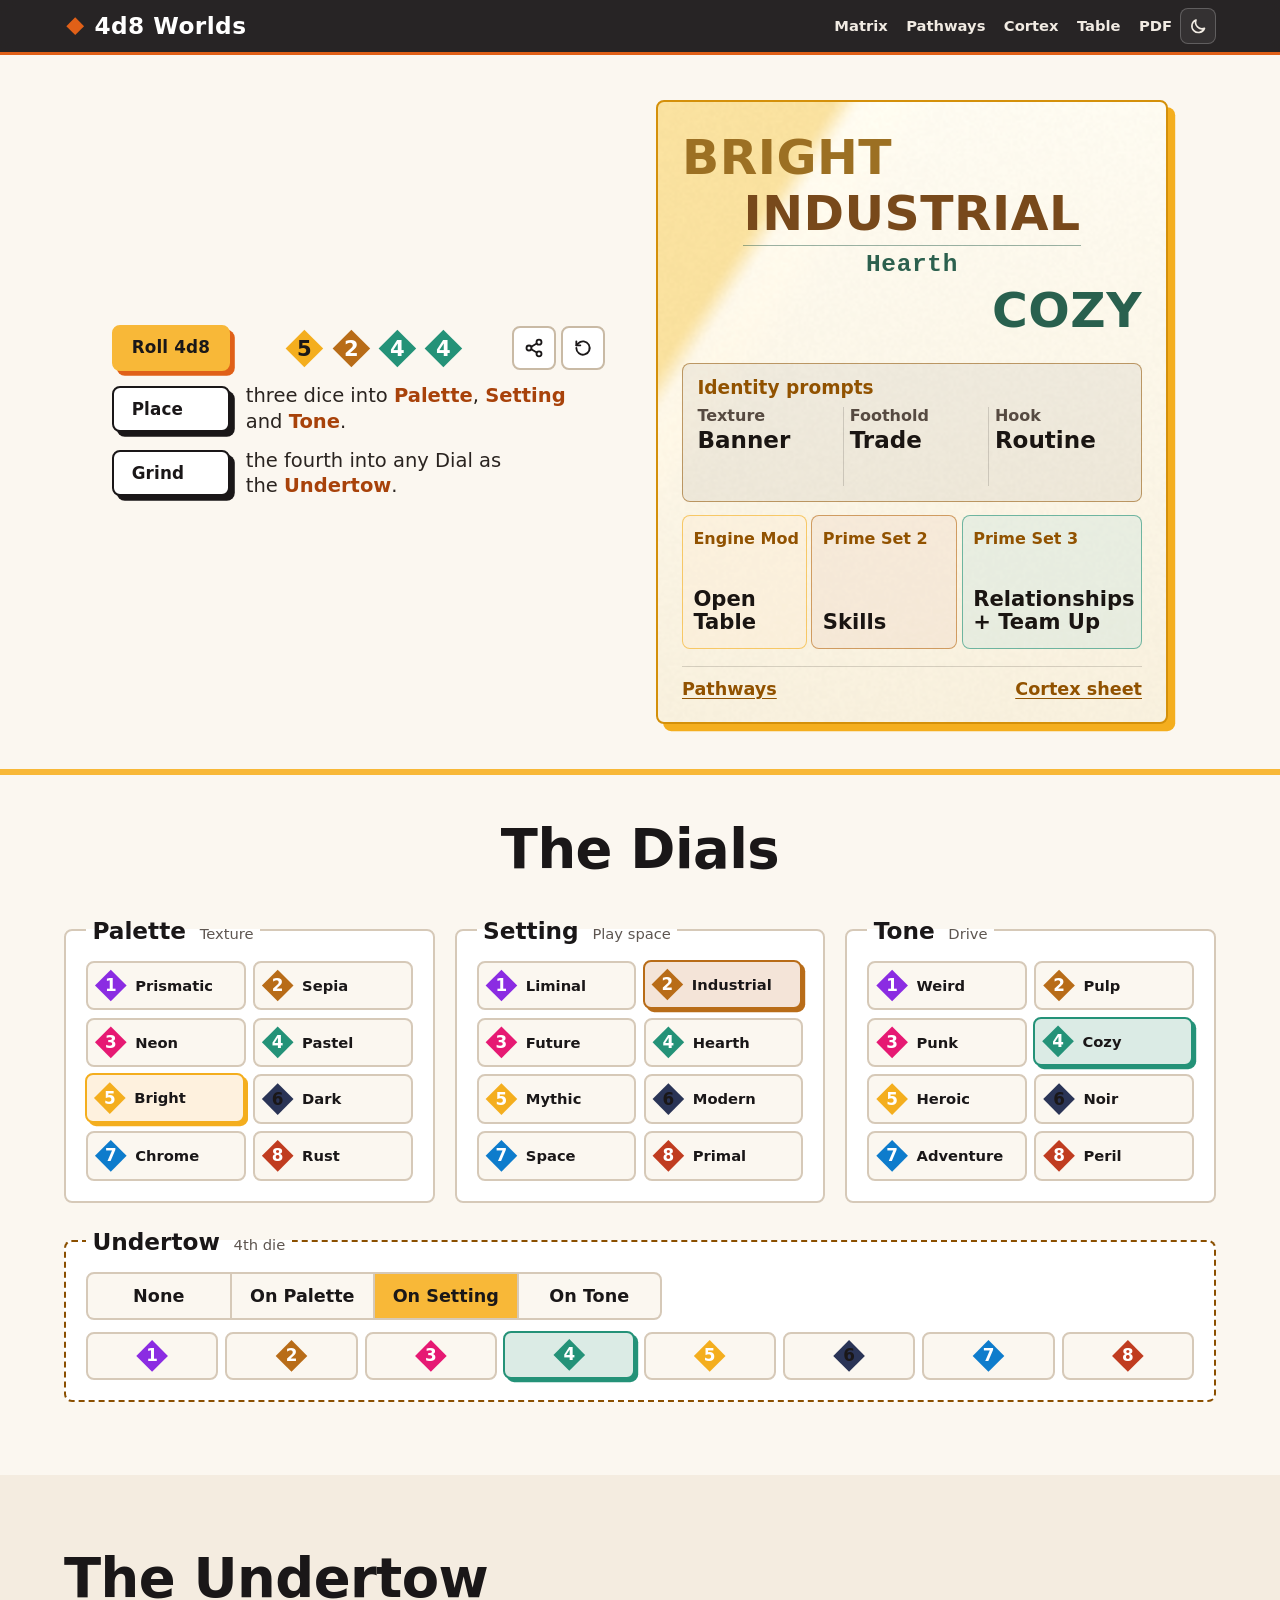
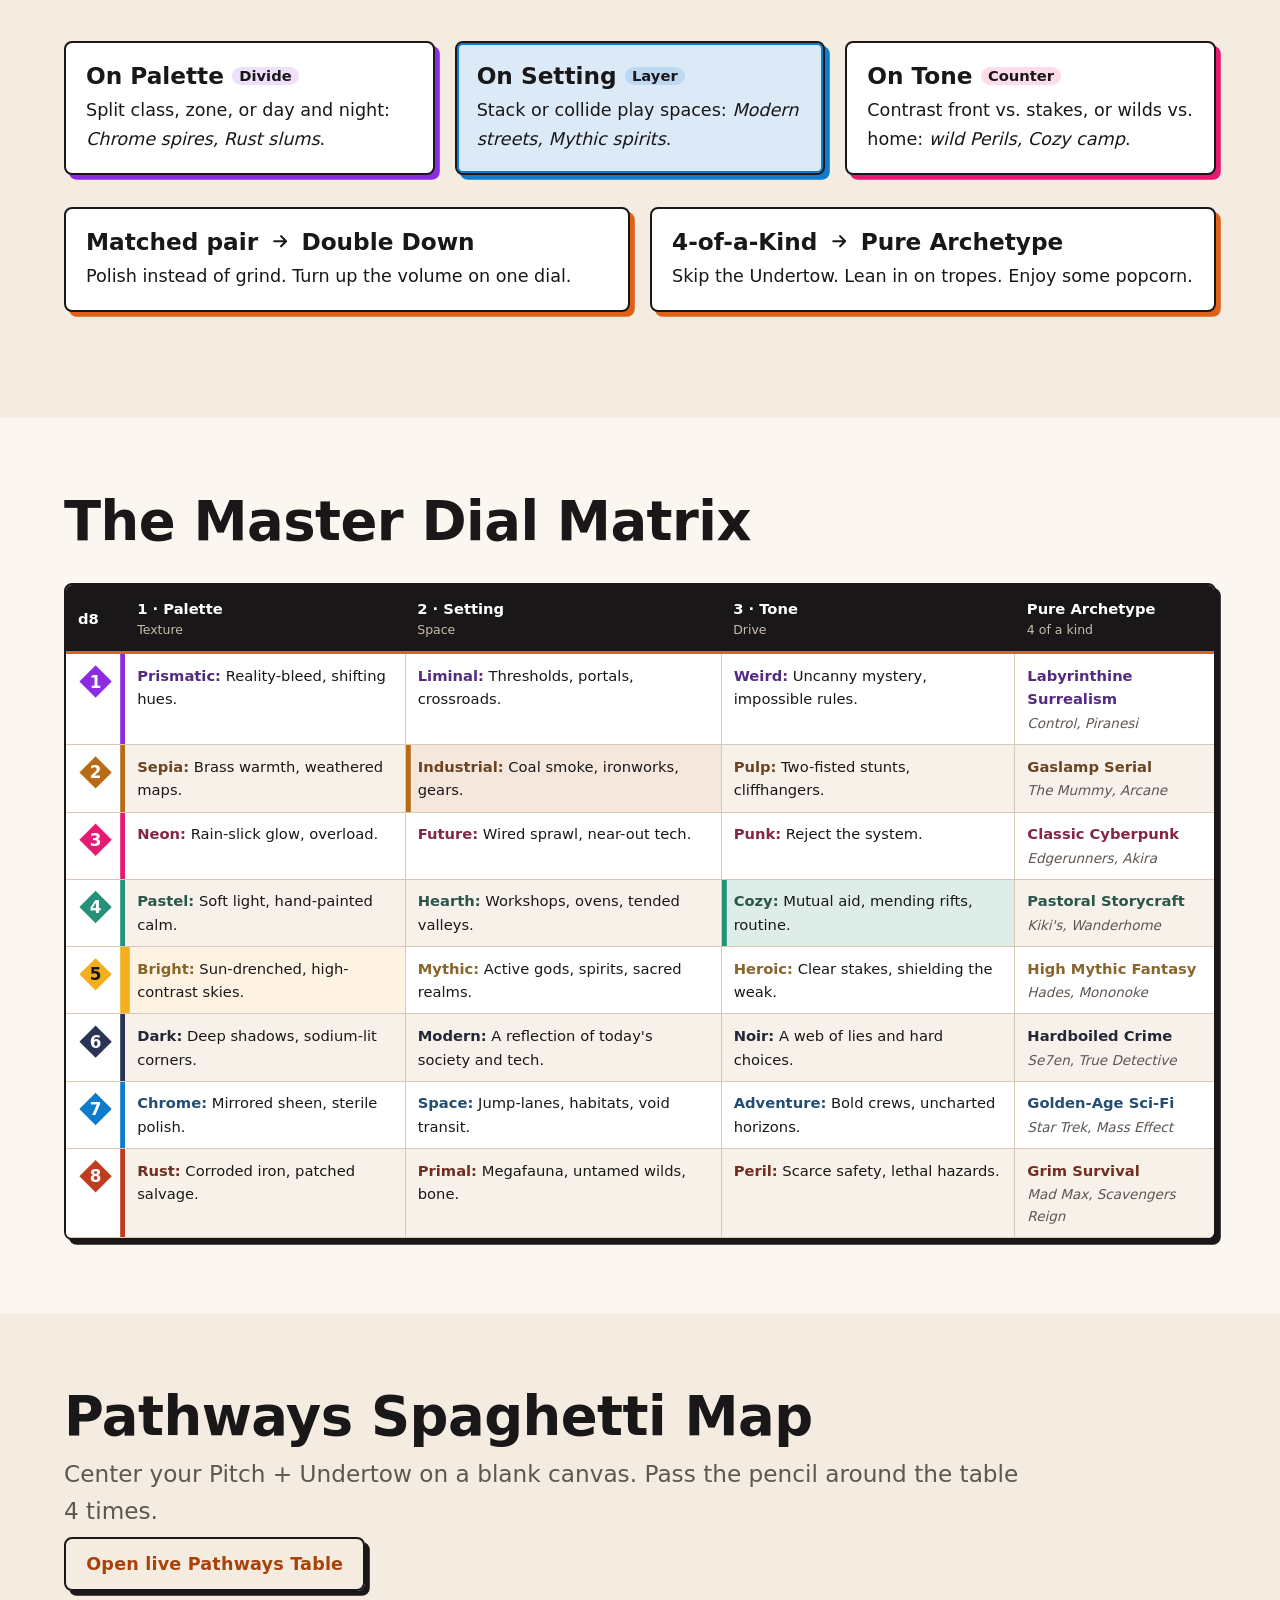
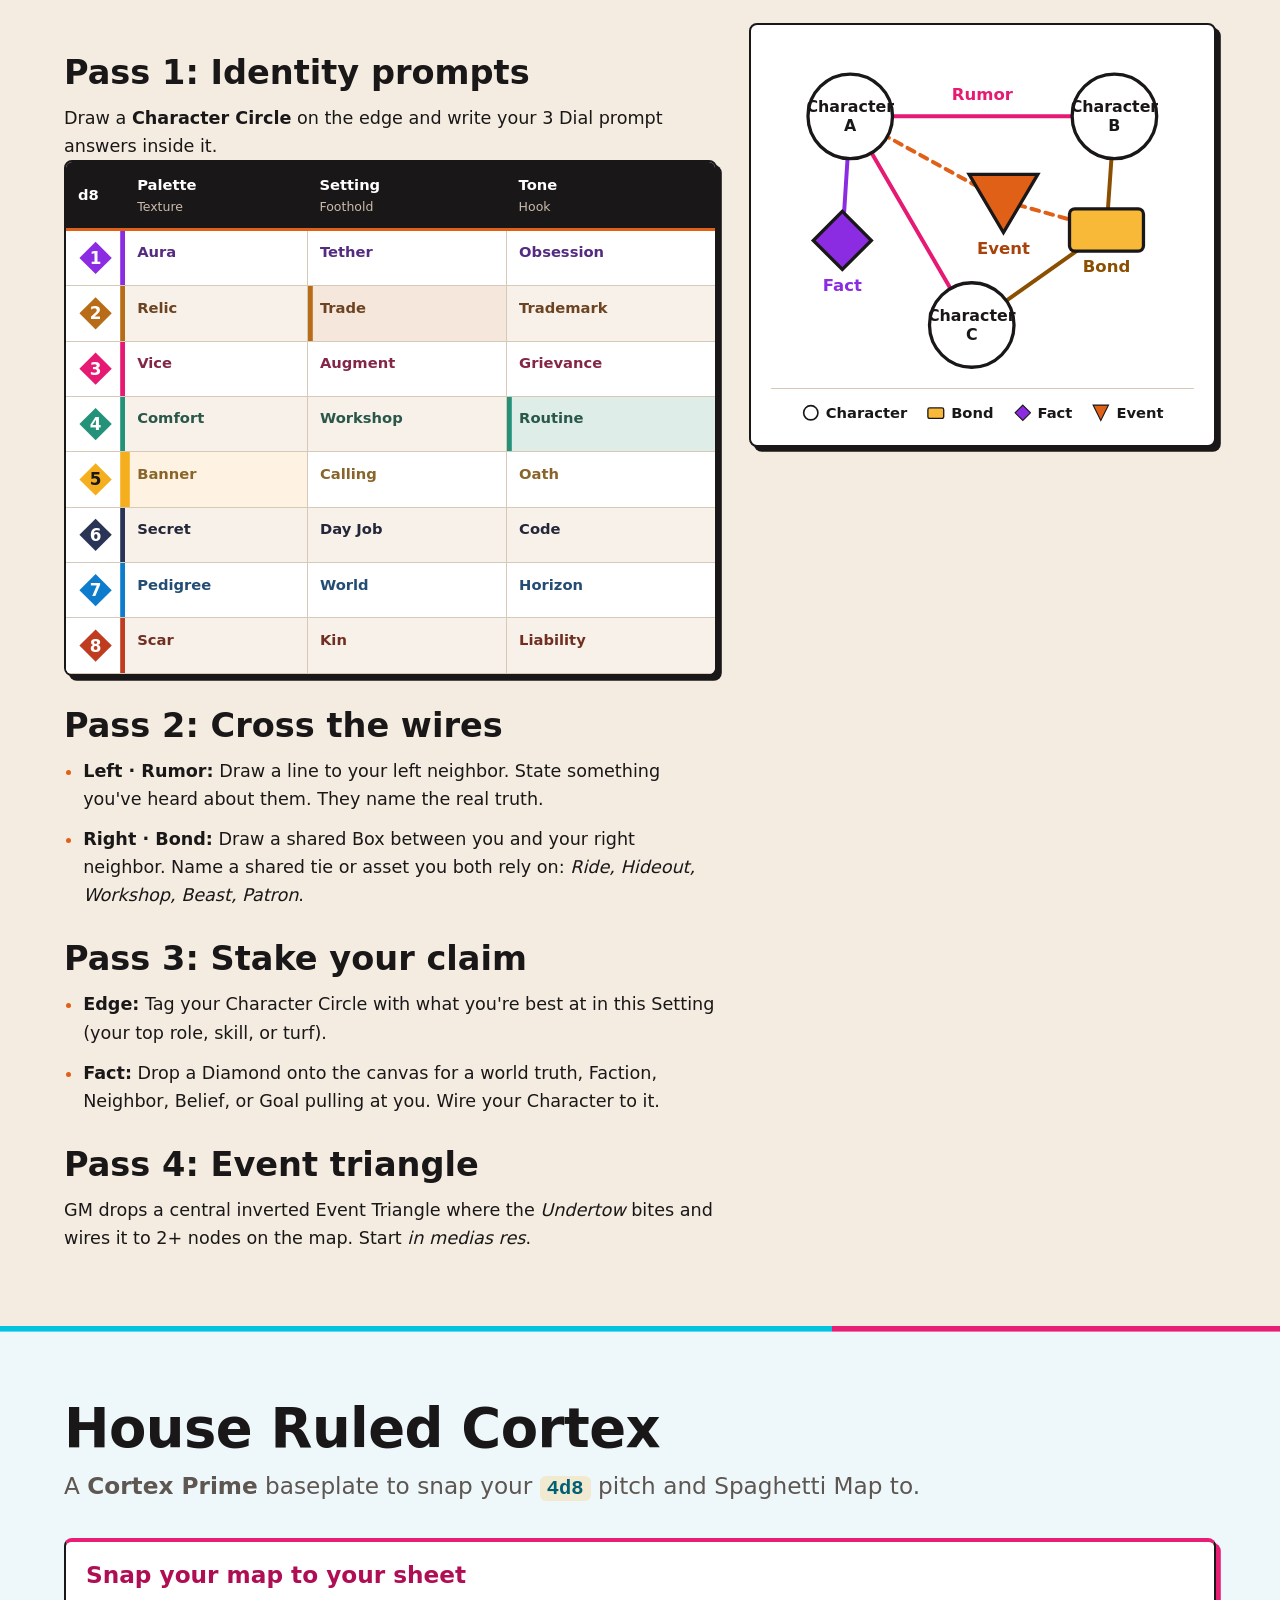
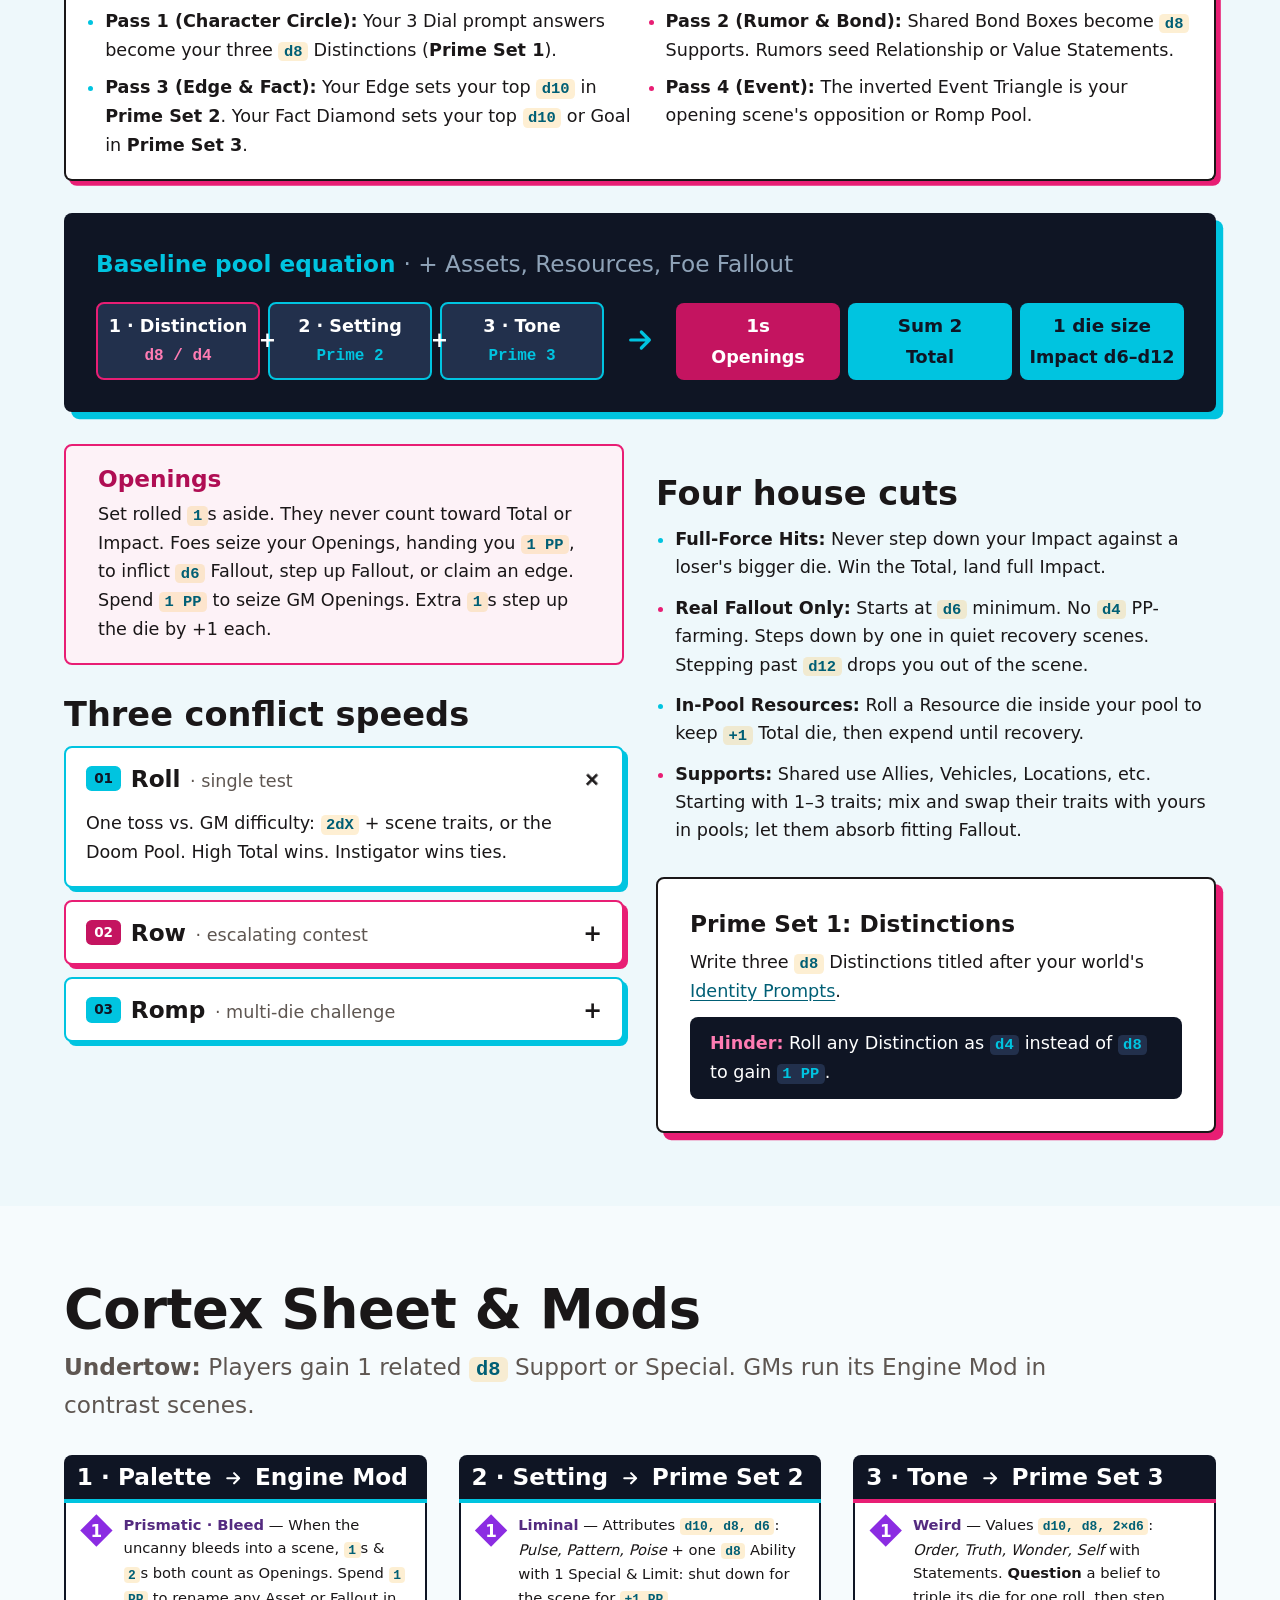
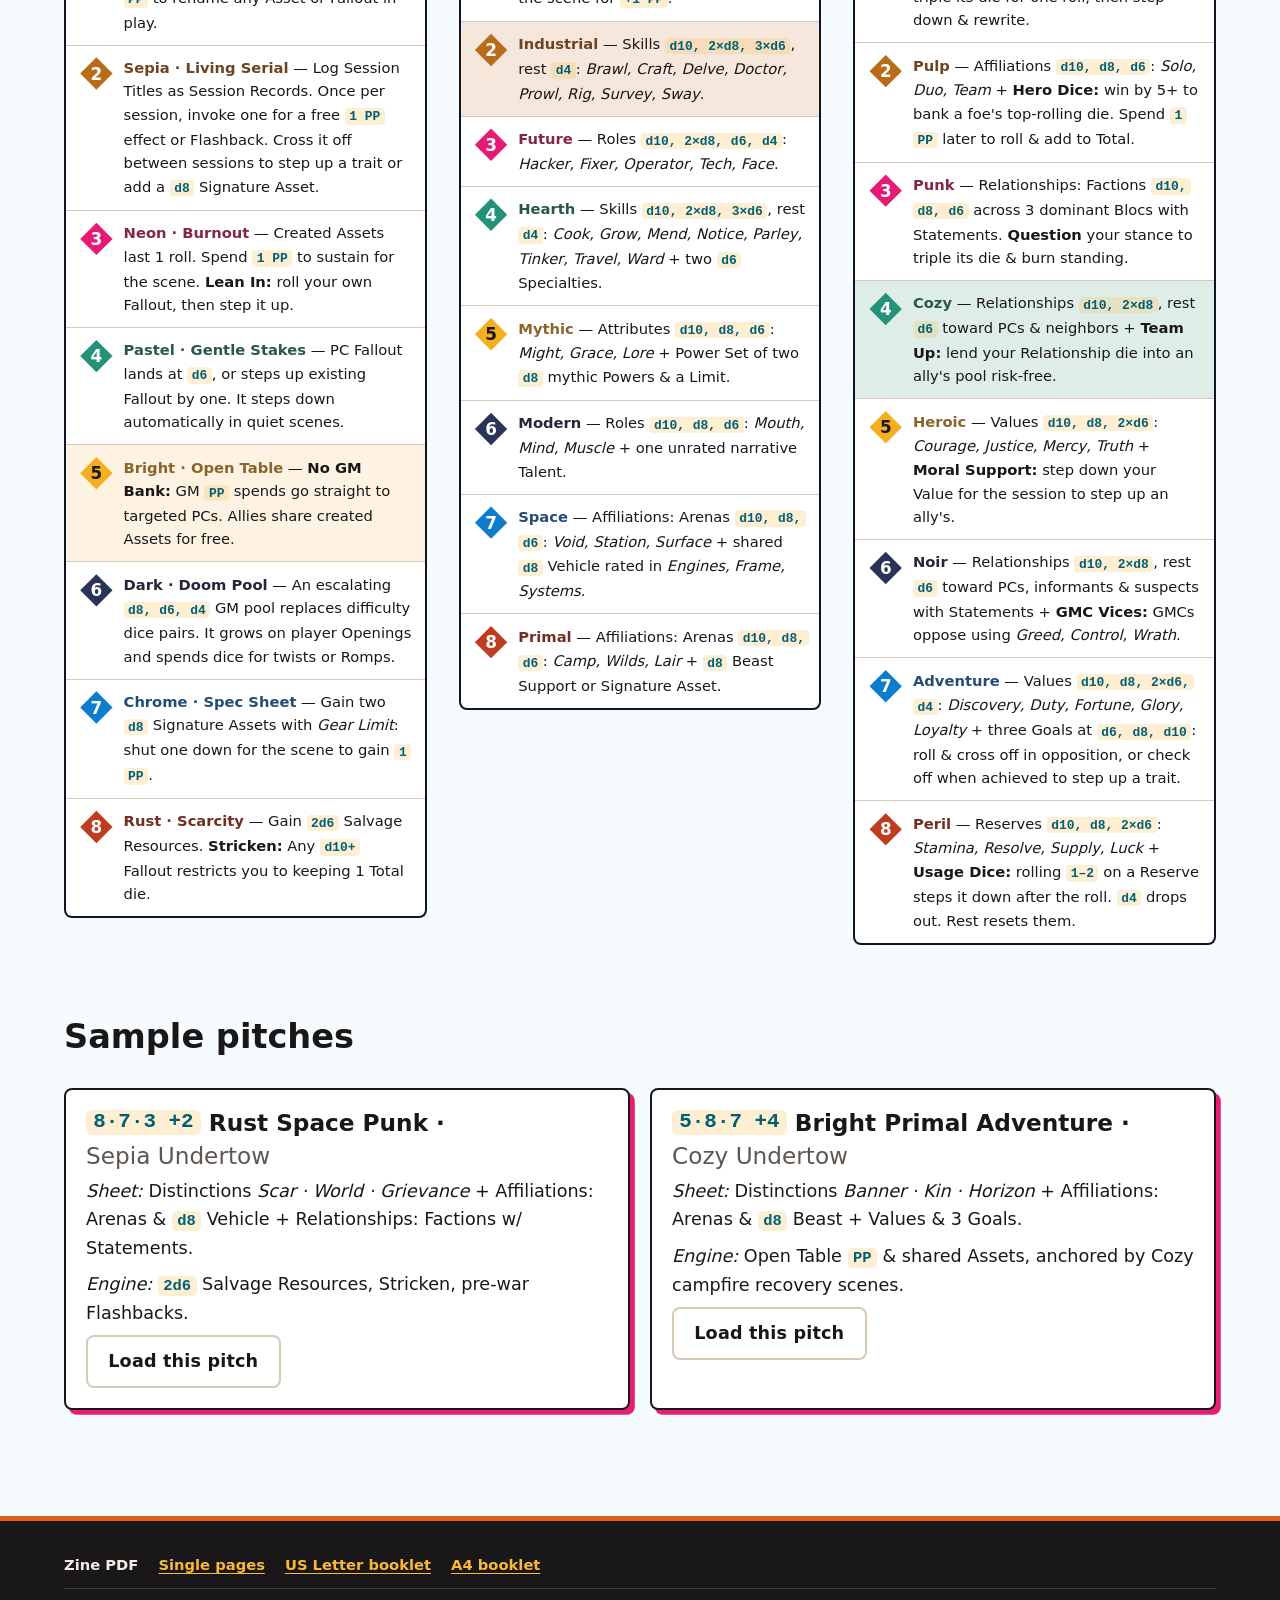
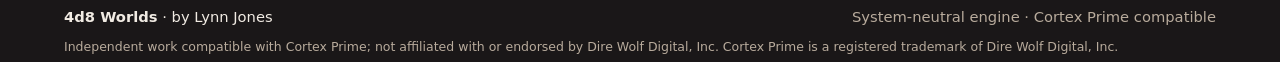
<file: site/index.html>
<!DOCTYPE html>
<html lang="en">
<head>
  <meta charset="utf-8">
  <meta name="viewport" content="width=device-width, initial-scale=1">
  <title>4d8 Worlds</title>
  <meta name="description" content="Find your Palette. Dial in your Setting. Strike a Tone.">
  <meta property="og:type" content="website">
  <meta property="og:site_name" content="4d8 Worlds">
  <meta property="og:title" content="4d8 Worlds">
  <meta property="og:description" content="Find your Palette. Dial in your Setting. Strike a Tone.">
  <meta property="og:url" content="https://palette.lynnjones.rocks/">
  <meta name="twitter:card" content="summary">
  <meta name="twitter:title" content="4d8 Worlds">
  <meta name="twitter:description" content="Find your Palette. Dial in your Setting. Strike a Tone.">
  <meta name="color-scheme" content="light dark">
  <meta name="theme-color" content="#1a1718">
  <link rel="icon" href="favicon.svg" type="image/svg+xml">
  <script>
    try {
      const t = localStorage.getItem('palette-theme');
      if (t === 'light' || t === 'dark') {
        document.documentElement.dataset.theme = t;
        document.documentElement.style.colorScheme = t;
      }
    } catch {}
  </script>
  <link rel="stylesheet" href="styles.css?v=7">
  <script src="app.js?v=4" type="module"></script>
</head>
<body>
  <svg class="sprite" aria-hidden="true" focusable="false">
    <symbol id="d8" viewBox="0 0 24 24">
      <polygon points="12,2.5 21.5,12 12,21.5 2.5,12" fill="currentColor"/>
    </symbol>
    <symbol id="icon-arrow-right" viewBox="0 0 24 24">
      <path d="M5 12h14m-6-6 6 6-6 6" fill="none" stroke="currentColor" stroke-width="2.4" stroke-linecap="round" stroke-linejoin="round"/>
    </symbol>
    <symbol id="icon-share" viewBox="0 0 24 24">
      <circle cx="18" cy="5" r="3" fill="none" stroke="currentColor" stroke-width="2.2"/>
      <circle cx="6" cy="12" r="3" fill="none" stroke="currentColor" stroke-width="2.2"/>
      <circle cx="18" cy="19" r="3" fill="none" stroke="currentColor" stroke-width="2.2"/>
      <line x1="8.7" y1="10.5" x2="15.3" y2="6.5" stroke="currentColor" stroke-width="2.2" stroke-linecap="round"/>
      <line x1="8.7" y1="13.5" x2="15.3" y2="17.5" stroke="currentColor" stroke-width="2.2" stroke-linecap="round"/>
    </symbol>
    <symbol id="icon-reset" viewBox="0 0 24 24">
      <path d="M4 12a8 8 0 1 0 2.3-5.6L4 8.8" fill="none" stroke="currentColor" stroke-width="2.2" stroke-linecap="round" stroke-linejoin="round"/>
      <polyline points="4 4 4 8.8 8.8 8.8" fill="none" stroke="currentColor" stroke-width="2.2" stroke-linecap="round" stroke-linejoin="round"/>
    </symbol>
    <symbol id="icon-sun" viewBox="0 0 24 24">
      <circle cx="12" cy="12" r="4.2" fill="none" stroke="currentColor" stroke-width="2.1"/>
      <path d="M12 2.5v2.2M12 19.3v2.2M4.9 4.9l1.6 1.6M17.5 17.5l1.6 1.6M2.5 12h2.2M19.3 12h2.2M4.9 19.1l1.6-1.6M17.5 6.5l1.6-1.6" fill="none" stroke="currentColor" stroke-width="2.1" stroke-linecap="round"/>
    </symbol>
    <symbol id="icon-moon" viewBox="0 0 24 24">
      <path d="M20.2 14.8A8.5 8.5 0 0 1 9.2 3.8a8.5 8.5 0 1 0 11 11Z" fill="none" stroke="currentColor" stroke-width="2.1" stroke-linecap="round" stroke-linejoin="round"/>
    </symbol>
  </svg>
  <a class="skip-link" href="#main">Skip to content</a>

  <header class="site-header">
    <div class="wrap site-header__inner">
      <a class="brand" href="#top" aria-label="4d8 Worlds, back to top">
        <svg class="brand__mark" viewBox="0 0 24 24" aria-hidden="true" focusable="false"><use href="#d8"/></svg>
        <span class="brand__text">4d8 Worlds</span>
      </a>
      <div class="site-header__actions">
        <nav aria-label="Sections">
          <ul class="site-nav">
            <li><a href="#matrix">Matrix</a></li>
            <li><a href="#session-zero">Pathways</a></li>
            <li><a href="#cortex">Cortex</a></li>
            <li><a href="table.html" data-table-link>Table</a></li>
            <li><a href="#pdf">PDF</a></li>
          </ul>
        </nav>
        <button type="button" class="theme-toggle" id="theme-toggle" data-requires-js hidden aria-label="Toggle color theme" title="Toggle color theme">
          <svg class="theme-toggle__sun" viewBox="0 0 24 24" aria-hidden="true" focusable="false"><use href="#icon-sun"/></svg>
          <svg class="theme-toggle__moon" viewBox="0 0 24 24" aria-hidden="true" focusable="false"><use href="#icon-moon"/></svg>
        </button>
      </div>
    </div>
  </header>

  <main id="main">
    <section class="hero" id="top" aria-labelledby="hero-title">
      <h1 id="hero-title" class="visually-hidden">4d8 Worlds</h1>
      <div class="wrap hero__inner">
        <article class="pitch-card" id="pitch-card" aria-labelledby="pitch-heading">
          <span class="share-toast" id="share-toast" role="status" aria-live="polite" hidden>Link copied</span>

          <h2 class="pitch-title" id="pitch-heading" tabindex="-1">
            <span class="pitch-line pitch-line--p" data-dial="p">
              <span class="pitch-word"><span class="ph" data-ph="p">Palette</span><span class="reveal" data-p="1">Prismatic</span><span class="reveal" data-p="2">Sepia</span><span class="reveal" data-p="3">Neon</span><span class="reveal" data-p="4">Pastel</span><span class="reveal" data-p="5">Bright</span><span class="reveal" data-p="6">Dark</span><span class="reveal" data-p="7">Chrome</span><span class="reveal" data-p="8">Rust</span><span class="live-type" data-live="p" aria-hidden="true"></span></span>
              <span class="pitch-sub" data-ud="p"><span class="visually-hidden">Undertow on Palette: </span><span class="reveal" data-u="1">Prismatic</span><span class="reveal" data-u="2">Sepia</span><span class="reveal" data-u="3">Neon</span><span class="reveal" data-u="4">Pastel</span><span class="reveal" data-u="5">Bright</span><span class="reveal" data-u="6">Dark</span><span class="reveal" data-u="7">Chrome</span><span class="reveal" data-u="8">Rust</span><span class="live-undertow" data-live-u="p" aria-hidden="true"></span></span>
            </span>
            <span class="pitch-line pitch-line--s" data-dial="s">
              <span class="pitch-word"><span class="ph" data-ph="s">Setting</span><span class="reveal" data-s="1">Liminal</span><span class="reveal" data-s="2">Industrial</span><span class="reveal" data-s="3">Future</span><span class="reveal" data-s="4">Hearth</span><span class="reveal" data-s="5">Mythic</span><span class="reveal" data-s="6">Modern</span><span class="reveal" data-s="7">Space</span><span class="reveal" data-s="8">Primal</span><span class="live-type" data-live="s" aria-hidden="true"></span></span>
              <span class="pitch-sub" data-ud="s"><span class="visually-hidden">Undertow on Setting: </span><span class="reveal" data-u="1">Liminal</span><span class="reveal" data-u="2">Industrial</span><span class="reveal" data-u="3">Future</span><span class="reveal" data-u="4">Hearth</span><span class="reveal" data-u="5">Mythic</span><span class="reveal" data-u="6">Modern</span><span class="reveal" data-u="7">Space</span><span class="reveal" data-u="8">Primal</span><span class="live-undertow" data-live-u="s" aria-hidden="true"></span></span>
            </span>
            <span class="pitch-line pitch-line--t" data-dial="t">
              <span class="pitch-word"><span class="ph" data-ph="t">Tone</span><span class="reveal" data-t="1">Weird</span><span class="reveal" data-t="2">Pulp</span><span class="reveal" data-t="3">Punk</span><span class="reveal" data-t="4">Cozy</span><span class="reveal" data-t="5">Heroic</span><span class="reveal" data-t="6">Noir</span><span class="reveal" data-t="7">Adventure</span><span class="reveal" data-t="8">Peril</span><span class="live-type" data-live="t" aria-hidden="true"></span></span>
              <span class="pitch-sub" data-ud="t"><span class="visually-hidden">Undertow on Tone: </span><span class="reveal" data-u="1">Weird</span><span class="reveal" data-u="2">Pulp</span><span class="reveal" data-u="3">Punk</span><span class="reveal" data-u="4">Cozy</span><span class="reveal" data-u="5">Heroic</span><span class="reveal" data-u="6">Noir</span><span class="reveal" data-u="7">Adventure</span><span class="reveal" data-u="8">Peril</span><span class="live-undertow" data-live-u="t" aria-hidden="true"></span></span>
            </span>
          </h2>

          <p class="visually-hidden" id="pitch-status" role="status" aria-live="polite"></p>

          <dl class="pitch-facts">
            <div><dt>Identity prompts</dt><dd>
              <span class="fact"><span class="muted">Texture</span> <span class="ph" data-ph="p">—</span><span class="reveal" data-p="1">Aura</span><span class="reveal" data-p="2">Relic</span><span class="reveal" data-p="3">Vice</span><span class="reveal" data-p="4">Comfort</span><span class="reveal" data-p="5">Banner</span><span class="reveal" data-p="6">Secret</span><span class="reveal" data-p="7">Pedigree</span><span class="reveal" data-p="8">Scar</span></span>
              <span class="fact"><span class="muted">Foothold</span> <span class="ph" data-ph="s">—</span><span class="reveal" data-s="1">Tether</span><span class="reveal" data-s="2">Trade</span><span class="reveal" data-s="3">Augment</span><span class="reveal" data-s="4">Workshop</span><span class="reveal" data-s="5">Calling</span><span class="reveal" data-s="6">Day Job</span><span class="reveal" data-s="7">World</span><span class="reveal" data-s="8">Kin</span></span>
              <span class="fact"><span class="muted">Hook</span> <span class="ph" data-ph="t">—</span><span class="reveal" data-t="1">Obsession</span><span class="reveal" data-t="2">Trademark</span><span class="reveal" data-t="3">Grievance</span><span class="reveal" data-t="4">Routine</span><span class="reveal" data-t="5">Oath</span><span class="reveal" data-t="6">Code</span><span class="reveal" data-t="7">Horizon</span><span class="reveal" data-t="8">Liability</span></span>
            </dd></div>
            <div><dt>Engine Mod</dt><dd><span class="ph" data-ph="p">—</span><span class="reveal" data-p="1">Bleed</span><span class="reveal" data-p="2">Living Serial</span><span class="reveal" data-p="3">Burnout</span><span class="reveal" data-p="4">Gentle Stakes</span><span class="reveal" data-p="5">Open Table</span><span class="reveal" data-p="6">Doom Pool</span><span class="reveal" data-p="7">Spec Sheet</span><span class="reveal" data-p="8">Scarcity</span></dd></div>
            <div><dt>Prime Set 2</dt><dd><span class="ph" data-ph="s">—</span><span class="reveal" data-s="1">Attributes + Ability</span><span class="reveal" data-s="2">Skills</span><span class="reveal" data-s="3">Roles</span><span class="reveal" data-s="4">Skills + Specialties</span><span class="reveal" data-s="5">Attributes + Powers</span><span class="reveal" data-s="6">Roles + Talent</span><span class="reveal" data-s="7">Affiliations: Arenas</span><span class="reveal" data-s="8">Affiliations: Arenas</span></dd></div>
            <div><dt>Prime Set 3</dt><dd><span class="ph" data-ph="t">—</span><span class="reveal" data-t="1">Values + Statements</span><span class="reveal" data-t="2">Affiliations + Hero Dice</span><span class="reveal" data-t="3">Relationships: Factions</span><span class="reveal" data-t="4">Relationships + Team Up</span><span class="reveal" data-t="5">Values + Moral Support</span><span class="reveal" data-t="6">Relationships + Vices</span><span class="reveal" data-t="7">Values + Goals</span><span class="reveal" data-t="8">Reserves + Usage Dice</span></dd></div>
          </dl>

          <p class="pitch-links"><a href="#session-zero">Pathways</a> <a href="#cortex-sheet">Cortex sheet</a></p>
        </article>

        <div class="rpg-stack" id="dials-help">
          <div class="rpg-row rpg-row--roll" data-requires-js hidden>
            <button type="button" class="button button--gold rpg-btn" id="roll">Roll 4d8</button>
            <div class="roll-bar__rest">
              <output class="dice-tray" id="roll-result" for="roll" aria-live="polite"></output>
              <div class="icon-actions">
                <button type="submit" form="dials-form" class="icon-btn" id="share-pitch" aria-label="Share link to pitch" title="Share link to pitch">
                  <svg viewBox="0 0 24 24" aria-hidden="true" focusable="false"><use href="#icon-share"/></svg>
                </button>
                <button type="reset" form="dials-form" class="icon-btn" id="reset-pitch" aria-label="Reset dials" title="Reset dials">
                  <svg viewBox="0 0 24 24" aria-hidden="true" focusable="false"><use href="#icon-reset"/></svg>
                </button>
              </div>
            </div>
          </div>
          <noscript>
            <div class="rpg-row">
              <a class="button button--gold rpg-btn" href="#dials">Roll 4d8</a>
              <p class="rpg-copy">at the table, then set each Dial below.</p>
            </div>
          </noscript>

          <div class="rpg-row">
            <a class="button button--step rpg-btn" href="#dials">Place</a>
            <p class="rpg-copy">three dice into <strong>Palette</strong>, <strong>Setting</strong> and <strong>Tone</strong>.</p>
          </div>

          <div class="rpg-row">
            <a class="button button--step rpg-btn" href="#undertow-dial">Grind</a>
            <p class="rpg-copy">the fourth into any Dial as the <strong>Undertow</strong>.</p>
          </div>
        </div>
      </div>
    </section>

    <section class="band" id="dials" aria-labelledby="dials-title">
      <div class="wrap">
        <header class="section-head section-head--center">
          <h2 id="dials-title">The Dials</h2>
        </header>

        <form class="pickers" id="dials-form" method="get" action="#top" aria-describedby="dials-help">
          <noscript>
            <p class="note">Pick each Dial by hand below. The dice roller needs JavaScript.</p>
            <p class="form-actions">
              <button type="submit" class="icon-btn" aria-label="Share link to pitch" title="Share link to pitch">
                <svg viewBox="0 0 24 24" aria-hidden="true" focusable="false"><use href="#icon-share"/></svg>
              </button>
              <button type="reset" class="icon-btn" aria-label="Reset dials" title="Reset dials">
                <svg viewBox="0 0 24 24" aria-hidden="true" focusable="false"><use href="#icon-reset"/></svg>
              </button>
            </p>
          </noscript>

          <fieldset class="dial" data-dial="p">
            <legend><span class="dial__name">Palette</span> <span class="dial__hint">Texture</span></legend>
            <div class="chips">
              <input class="visually-hidden" type="radio" name="palette" id="p1" value="1"><label class="chip" for="p1" data-d="1"><span class="chip__num">1</span><span class="chip__name">Prismatic</span></label>
              <input class="visually-hidden" type="radio" name="palette" id="p2" value="2"><label class="chip" for="p2" data-d="2"><span class="chip__num">2</span><span class="chip__name">Sepia</span></label>
              <input class="visually-hidden" type="radio" name="palette" id="p3" value="3"><label class="chip" for="p3" data-d="3"><span class="chip__num">3</span><span class="chip__name">Neon</span></label>
              <input class="visually-hidden" type="radio" name="palette" id="p4" value="4"><label class="chip" for="p4" data-d="4"><span class="chip__num">4</span><span class="chip__name">Pastel</span></label>
              <input class="visually-hidden" type="radio" name="palette" id="p5" value="5"><label class="chip" for="p5" data-d="5"><span class="chip__num">5</span><span class="chip__name">Bright</span></label>
              <input class="visually-hidden" type="radio" name="palette" id="p6" value="6"><label class="chip" for="p6" data-d="6"><span class="chip__num">6</span><span class="chip__name">Dark</span></label>
              <input class="visually-hidden" type="radio" name="palette" id="p7" value="7"><label class="chip" for="p7" data-d="7"><span class="chip__num">7</span><span class="chip__name">Chrome</span></label>
              <input class="visually-hidden" type="radio" name="palette" id="p8" value="8"><label class="chip" for="p8" data-d="8"><span class="chip__num">8</span><span class="chip__name">Rust</span></label>
            </div>
          </fieldset>

          <fieldset class="dial" data-dial="s">
            <legend><span class="dial__name">Setting</span> <span class="dial__hint">Play space</span></legend>
            <div class="chips">
              <input class="visually-hidden" type="radio" name="setting" id="s1" value="1"><label class="chip" for="s1" data-d="1"><span class="chip__num">1</span><span class="chip__name">Liminal</span></label>
              <input class="visually-hidden" type="radio" name="setting" id="s2" value="2"><label class="chip" for="s2" data-d="2"><span class="chip__num">2</span><span class="chip__name">Industrial</span></label>
              <input class="visually-hidden" type="radio" name="setting" id="s3" value="3"><label class="chip" for="s3" data-d="3"><span class="chip__num">3</span><span class="chip__name">Future</span></label>
              <input class="visually-hidden" type="radio" name="setting" id="s4" value="4"><label class="chip" for="s4" data-d="4"><span class="chip__num">4</span><span class="chip__name">Hearth</span></label>
              <input class="visually-hidden" type="radio" name="setting" id="s5" value="5"><label class="chip" for="s5" data-d="5"><span class="chip__num">5</span><span class="chip__name">Mythic</span></label>
              <input class="visually-hidden" type="radio" name="setting" id="s6" value="6"><label class="chip" for="s6" data-d="6"><span class="chip__num">6</span><span class="chip__name">Modern</span></label>
              <input class="visually-hidden" type="radio" name="setting" id="s7" value="7"><label class="chip" for="s7" data-d="7"><span class="chip__num">7</span><span class="chip__name">Space</span></label>
              <input class="visually-hidden" type="radio" name="setting" id="s8" value="8"><label class="chip" for="s8" data-d="8"><span class="chip__num">8</span><span class="chip__name">Primal</span></label>
            </div>
          </fieldset>

          <fieldset class="dial" data-dial="t">
            <legend><span class="dial__name">Tone</span> <span class="dial__hint">Drive</span></legend>
            <div class="chips">
              <input class="visually-hidden" type="radio" name="tone" id="t1" value="1"><label class="chip" for="t1" data-d="1"><span class="chip__num">1</span><span class="chip__name">Weird</span></label>
              <input class="visually-hidden" type="radio" name="tone" id="t2" value="2"><label class="chip" for="t2" data-d="2"><span class="chip__num">2</span><span class="chip__name">Pulp</span></label>
              <input class="visually-hidden" type="radio" name="tone" id="t3" value="3"><label class="chip" for="t3" data-d="3"><span class="chip__num">3</span><span class="chip__name">Punk</span></label>
              <input class="visually-hidden" type="radio" name="tone" id="t4" value="4"><label class="chip" for="t4" data-d="4"><span class="chip__num">4</span><span class="chip__name">Cozy</span></label>
              <input class="visually-hidden" type="radio" name="tone" id="t5" value="5"><label class="chip" for="t5" data-d="5"><span class="chip__num">5</span><span class="chip__name">Heroic</span></label>
              <input class="visually-hidden" type="radio" name="tone" id="t6" value="6"><label class="chip" for="t6" data-d="6"><span class="chip__num">6</span><span class="chip__name">Noir</span></label>
              <input class="visually-hidden" type="radio" name="tone" id="t7" value="7"><label class="chip" for="t7" data-d="7"><span class="chip__num">7</span><span class="chip__name">Adventure</span></label>
              <input class="visually-hidden" type="radio" name="tone" id="t8" value="8"><label class="chip" for="t8" data-d="8"><span class="chip__num">8</span><span class="chip__name">Peril</span></label>
            </div>
          </fieldset>

          <fieldset class="dial dial--undertow" id="undertow-dial">
            <legend><span class="dial__name">Undertow</span> <span class="dial__hint">4th die</span></legend>
            <div class="segmented">
              <input class="visually-hidden" type="radio" name="undertow-dial" id="ud-none" value="none" checked>
              <label for="ud-none">None</label>
              <input class="visually-hidden" type="radio" name="undertow-dial" id="ud-p" value="palette">
              <label for="ud-p">On Palette</label>
              <input class="visually-hidden" type="radio" name="undertow-dial" id="ud-s" value="setting">
              <label for="ud-s">On Setting</label>
              <input class="visually-hidden" type="radio" name="undertow-dial" id="ud-t" value="tone">
              <label for="ud-t">On Tone</label>
            </div>
            <div class="chips chips--numbers">
              <input class="visually-hidden" type="radio" name="undertow" id="u1" value="1"><label class="chip chip--num" for="u1" data-d="1" aria-label="Undertow die 1"><span class="chip__num">1</span></label><input class="visually-hidden" type="radio" name="undertow" id="u2" value="2"><label class="chip chip--num" for="u2" data-d="2" aria-label="Undertow die 2"><span class="chip__num">2</span></label><input class="visually-hidden" type="radio" name="undertow" id="u3" value="3"><label class="chip chip--num" for="u3" data-d="3" aria-label="Undertow die 3"><span class="chip__num">3</span></label><input class="visually-hidden" type="radio" name="undertow" id="u4" value="4"><label class="chip chip--num" for="u4" data-d="4" aria-label="Undertow die 4"><span class="chip__num">4</span></label><input class="visually-hidden" type="radio" name="undertow" id="u5" value="5"><label class="chip chip--num" for="u5" data-d="5" aria-label="Undertow die 5"><span class="chip__num">5</span></label><input class="visually-hidden" type="radio" name="undertow" id="u6" value="6"><label class="chip chip--num" for="u6" data-d="6" aria-label="Undertow die 6"><span class="chip__num">6</span></label><input class="visually-hidden" type="radio" name="undertow" id="u7" value="7"><label class="chip chip--num" for="u7" data-d="7" aria-label="Undertow die 7"><span class="chip__num">7</span></label><input class="visually-hidden" type="radio" name="undertow" id="u8" value="8"><label class="chip chip--num" for="u8" data-d="8" aria-label="Undertow die 8"><span class="chip__num">8</span></label>
            </div>
          </fieldset>
        </form>
      </div>
    </section>

    <section class="band band--alt" id="procedure" aria-labelledby="procedure-title">
      <div class="wrap">
        <header class="section-head">
          <h2 id="procedure-title">The Undertow</h2>
        </header>
        <div class="cards cards--3">
          <article class="card mode hl" data-ud="p" data-d="1">
            <h3>On Palette <span class="tag">Divide</span></h3>
            <p>Split class, zone, or day and night: <em>Chrome spires, Rust slums</em>.</p>
          </article>
          <article class="card mode hl" data-ud="s" data-d="7">
            <h3>On Setting <span class="tag">Layer</span></h3>
            <p>Stack or collide play spaces: <em>Modern streets, Mythic spirits</em>.</p>
          </article>
          <article class="card mode hl" data-ud="t" data-d="3">
            <h3>On Tone <span class="tag">Counter</span></h3>
            <p>Contrast front vs. stakes, or wilds vs. home: <em>wild Perils, Cozy camp</em>.</p>
          </article>
        </div>

        <div class="cards cards--2">
          <article class="card card--accent">
            <h3>Matched pair <svg class="icon-arrow" viewBox="0 0 24 24" aria-hidden="true" focusable="false"><use href="#icon-arrow-right"/></svg> Double Down</h3>
            <p>Polish instead of grind. Turn up the volume on one dial.</p>
          </article>
          <article class="card card--accent">
            <h3>4-of-a-Kind <svg class="icon-arrow" viewBox="0 0 24 24" aria-hidden="true" focusable="false"><use href="#icon-arrow-right"/></svg> Pure Archetype</h3>
            <p>Skip the Undertow. Lean in on tropes. Enjoy some popcorn.</p>
          </article>
        </div>
      </div>
    </section>

    <section class="band" id="matrix" aria-labelledby="matrix-title">
      <div class="wrap">
        <header class="section-head">
          <h2 id="matrix-title">The Master Dial Matrix</h2>
        </header>
        <section class="table-scroll" aria-labelledby="matrix-caption" tabindex="0">
          <table class="matrix">
            <caption id="matrix-caption" class="visually-hidden">Master Dial Matrix: each d8 result for Palette, Setting and Tone, plus the pure archetype for four of a kind</caption>
            <thead>
              <tr>
                <th scope="col">d8</th>
                <th scope="col">1 · Palette <span class="th-hint">Texture</span></th>
                <th scope="col">2 · Setting <span class="th-hint">Space</span></th>
                <th scope="col">3 · Tone <span class="th-hint">Drive</span></th>
                <th scope="col">Pure Archetype <span class="th-hint">4 of a kind</span></th>
              </tr>
            </thead>
            <tbody>
            <tr>
              <th scope="row" data-d="1"><span class="die">1</span></th>
              <td class="hl" data-p="1" data-d="1"><strong>Prismatic:</strong> Reality-bleed, shifting hues.</td>
              <td class="hl" data-s="1" data-d="1"><strong>Liminal:</strong> Thresholds, portals, crossroads.</td>
              <td class="hl" data-t="1" data-d="1"><strong>Weird:</strong> Uncanny mystery, impossible rules.</td>
              <td class="hl arch" data-a="1" data-d="1"><strong>Labyrinthine Surrealism</strong> <span class="arch__refs">Control, Piranesi</span></td>
            </tr>
            <tr>
              <th scope="row" data-d="2"><span class="die">2</span></th>
              <td class="hl" data-p="2" data-d="2"><strong>Sepia:</strong> Brass warmth, weathered maps.</td>
              <td class="hl" data-s="2" data-d="2"><strong>Industrial:</strong> Coal smoke, ironworks, gears.</td>
              <td class="hl" data-t="2" data-d="2"><strong>Pulp:</strong> Two-fisted stunts, cliffhangers.</td>
              <td class="hl arch" data-a="2" data-d="2"><strong>Gaslamp Serial</strong> <span class="arch__refs">The Mummy, Arcane</span></td>
            </tr>
            <tr>
              <th scope="row" data-d="3"><span class="die">3</span></th>
              <td class="hl" data-p="3" data-d="3"><strong>Neon:</strong> Rain-slick glow, overload.</td>
              <td class="hl" data-s="3" data-d="3"><strong>Future:</strong> Wired sprawl, near-out tech.</td>
              <td class="hl" data-t="3" data-d="3"><strong>Punk:</strong> Reject the system.</td>
              <td class="hl arch" data-a="3" data-d="3"><strong>Classic Cyberpunk</strong> <span class="arch__refs">Edgerunners, Akira</span></td>
            </tr>
            <tr>
              <th scope="row" data-d="4"><span class="die">4</span></th>
              <td class="hl" data-p="4" data-d="4"><strong>Pastel:</strong> Soft light, hand-painted calm.</td>
              <td class="hl" data-s="4" data-d="4"><strong>Hearth:</strong> Workshops, ovens, tended valleys.</td>
              <td class="hl" data-t="4" data-d="4"><strong>Cozy:</strong> Mutual aid, mending rifts, routine.</td>
              <td class="hl arch" data-a="4" data-d="4"><strong>Pastoral Storycraft</strong> <span class="arch__refs">Kiki&#x27;s, Wanderhome</span></td>
            </tr>
            <tr>
              <th scope="row" data-d="5"><span class="die">5</span></th>
              <td class="hl" data-p="5" data-d="5"><strong>Bright:</strong> Sun-drenched, high-contrast skies.</td>
              <td class="hl" data-s="5" data-d="5"><strong>Mythic:</strong> Active gods, spirits, sacred realms.</td>
              <td class="hl" data-t="5" data-d="5"><strong>Heroic:</strong> Clear stakes, shielding the weak.</td>
              <td class="hl arch" data-a="5" data-d="5"><strong>High Mythic Fantasy</strong> <span class="arch__refs">Hades, Mononoke</span></td>
            </tr>
            <tr>
              <th scope="row" data-d="6"><span class="die">6</span></th>
              <td class="hl" data-p="6" data-d="6"><strong>Dark:</strong> Deep shadows, sodium-lit corners.</td>
              <td class="hl" data-s="6" data-d="6"><strong>Modern:</strong> A reflection of today&#x27;s society and tech.</td>
              <td class="hl" data-t="6" data-d="6"><strong>Noir:</strong> A web of lies and hard choices.</td>
              <td class="hl arch" data-a="6" data-d="6"><strong>Hardboiled Crime</strong> <span class="arch__refs">Se7en, True Detective</span></td>
            </tr>
            <tr>
              <th scope="row" data-d="7"><span class="die">7</span></th>
              <td class="hl" data-p="7" data-d="7"><strong>Chrome:</strong> Mirrored sheen, sterile polish.</td>
              <td class="hl" data-s="7" data-d="7"><strong>Space:</strong> Jump-lanes, habitats, void transit.</td>
              <td class="hl" data-t="7" data-d="7"><strong>Adventure:</strong> Bold crews, uncharted horizons.</td>
              <td class="hl arch" data-a="7" data-d="7"><strong>Golden-Age Sci-Fi</strong> <span class="arch__refs">Star Trek, Mass Effect</span></td>
            </tr>
            <tr>
              <th scope="row" data-d="8"><span class="die">8</span></th>
              <td class="hl" data-p="8" data-d="8"><strong>Rust:</strong> Corroded iron, patched salvage.</td>
              <td class="hl" data-s="8" data-d="8"><strong>Primal:</strong> Megafauna, untamed wilds, bone.</td>
              <td class="hl" data-t="8" data-d="8"><strong>Peril:</strong> Scarce safety, lethal hazards.</td>
              <td class="hl arch" data-a="8" data-d="8"><strong>Grim Survival</strong> <span class="arch__refs">Mad Max, Scavengers Reign</span></td>
            </tr>
            </tbody>
          </table>
        </section>
      </div>
    </section>

    <section class="band band--alt" id="session-zero" aria-labelledby="session-zero-title">
      <div class="wrap">
        <header class="section-head">
          <h2 id="session-zero-title">Pathways Spaghetti Map</h2>
          <p class="section-head__lede">Center your Pitch + Undertow on a blank canvas. Pass the pencil around the table 4 times.</p>
          <p><a class="button button--accent" href="table.html" data-table-link>Open live Pathways Table</a></p>
        </header>

        <div class="knot-grid">
          <div>
            <h3 class="subhead">Pass 1: Identity prompts</h3>
            <p>Draw a <strong>Character Circle</strong> on the edge and write your 3 Dial prompt answers inside it.</p>
            <section class="table-scroll" aria-labelledby="prompts-caption" tabindex="0">
              <table class="matrix matrix--compact">
                <caption id="prompts-caption" class="visually-hidden">Identity prompts for each d8 result on each Dial</caption>
                <thead>
                  <tr><th scope="col">d8</th><th scope="col">Palette <span class="th-hint">Texture</span></th><th scope="col">Setting <span class="th-hint">Foothold</span></th><th scope="col">Tone <span class="th-hint">Hook</span></th></tr>
                </thead>
                <tbody>
            <tr>
              <th scope="row" data-d="1"><span class="die">1</span></th>
              <td class="hl" data-p="1" data-d="1"><strong>Aura</strong></td>
              <td class="hl" data-s="1" data-d="1"><strong>Tether</strong></td>
              <td class="hl" data-t="1" data-d="1"><strong>Obsession</strong></td>
            </tr>
            <tr>
              <th scope="row" data-d="2"><span class="die">2</span></th>
              <td class="hl" data-p="2" data-d="2"><strong>Relic</strong></td>
              <td class="hl" data-s="2" data-d="2"><strong>Trade</strong></td>
              <td class="hl" data-t="2" data-d="2"><strong>Trademark</strong></td>
            </tr>
            <tr>
              <th scope="row" data-d="3"><span class="die">3</span></th>
              <td class="hl" data-p="3" data-d="3"><strong>Vice</strong></td>
              <td class="hl" data-s="3" data-d="3"><strong>Augment</strong></td>
              <td class="hl" data-t="3" data-d="3"><strong>Grievance</strong></td>
            </tr>
            <tr>
              <th scope="row" data-d="4"><span class="die">4</span></th>
              <td class="hl" data-p="4" data-d="4"><strong>Comfort</strong></td>
              <td class="hl" data-s="4" data-d="4"><strong>Workshop</strong></td>
              <td class="hl" data-t="4" data-d="4"><strong>Routine</strong></td>
            </tr>
            <tr>
              <th scope="row" data-d="5"><span class="die">5</span></th>
              <td class="hl" data-p="5" data-d="5"><strong>Banner</strong></td>
              <td class="hl" data-s="5" data-d="5"><strong>Calling</strong></td>
              <td class="hl" data-t="5" data-d="5"><strong>Oath</strong></td>
            </tr>
            <tr>
              <th scope="row" data-d="6"><span class="die">6</span></th>
              <td class="hl" data-p="6" data-d="6"><strong>Secret</strong></td>
              <td class="hl" data-s="6" data-d="6"><strong>Day Job</strong></td>
              <td class="hl" data-t="6" data-d="6"><strong>Code</strong></td>
            </tr>
            <tr>
              <th scope="row" data-d="7"><span class="die">7</span></th>
              <td class="hl" data-p="7" data-d="7"><strong>Pedigree</strong></td>
              <td class="hl" data-s="7" data-d="7"><strong>World</strong></td>
              <td class="hl" data-t="7" data-d="7"><strong>Horizon</strong></td>
            </tr>
            <tr>
              <th scope="row" data-d="8"><span class="die">8</span></th>
              <td class="hl" data-p="8" data-d="8"><strong>Scar</strong></td>
              <td class="hl" data-s="8" data-d="8"><strong>Kin</strong></td>
              <td class="hl" data-t="8" data-d="8"><strong>Liability</strong></td>
            </tr>
                </tbody>
              </table>
            </section>

            <h3 class="subhead">Pass 2: Cross the wires</h3>
            <ul class="bullets">
              <li><strong>Left · Rumor:</strong> Draw a line to your left neighbor. State something you've heard about them. They name the real truth.</li>
              <li><strong>Right · Bond:</strong> Draw a shared Box between you and your right neighbor. Name a shared tie or asset you both rely on: <em>Ride, Hideout, Workshop, Beast, Patron</em>.</li>
            </ul>

            <h3 class="subhead">Pass 3: Stake your claim</h3>
            <ul class="bullets">
              <li><strong>Edge:</strong> Tag your Character Circle with what you're best at in this Setting (your top role, skill, or turf).</li>
              <li><strong>Fact:</strong> Drop a Diamond onto the canvas for a world truth, Faction, Neighbor, Belief, or Goal pulling at you. Wire your Character to it.</li>
            </ul>

            <h3 class="subhead">Pass 4: Event triangle</h3>
            <p>GM drops a central inverted Event Triangle where the <em>Undertow</em> bites and wires it to 2+ nodes on the map. Start <em>in medias res</em>.</p>
          </div>

          <figure class="knot-figure">
            <svg viewBox="0 0 320 260" role="img" aria-labelledby="knot-title knot-desc">
              <title id="knot-title">Spaghetti map schematic</title>
              <desc id="knot-desc">Character A, Character B and Character C circles are linked by Rumor wires. A shared Bond box sits between Character B and Character C. A Fact diamond is wired to Character A. A central inverted Event triangle is wired to Character A and the Bond.</desc>
              <g class="wire wire--credit">
                <line x1="60" y1="54" x2="260" y2="54"/>
                <line x1="60" y1="54" x2="152" y2="212"/>
              </g>
              <g class="wire wire--drive">
                <line x1="60" y1="54" x2="54" y2="148"/>
              </g>
              <g class="wire wire--anchor">
                <line x1="260" y1="54" x2="254" y2="140"/>
                <line x1="254" y1="140" x2="152" y2="212"/>
              </g>
              <g class="wire wire--ignite">
                <line x1="176" y1="118" x2="60" y2="54"/>
                <line x1="176" y1="118" x2="254" y2="140"/>
              </g>
              <g class="node node--pc"><circle cx="60" cy="54" r="32"/><text x="60" y="51">Character</text><text x="60" y="65">A</text></g>
              <g class="node node--pc"><circle cx="260" cy="54" r="32"/><text x="260" y="51">Character</text><text x="260" y="65">B</text></g>
              <g class="node node--pc"><circle cx="152" cy="212" r="32"/><text x="152" y="209">Character</text><text x="152" y="223">C</text></g>
              <g class="node node--drive"><polygon points="54,126 76,148 54,170 32,148"/><text class="label" x="54" y="186">Fact</text></g>
              <g class="node node--anchor"><rect x="226" y="124" width="56" height="32" rx="4"/><text class="label" x="254" y="172">Bond</text></g>
              <g class="node node--ignite"><polygon points="150,98 202,98 176,142"/><text class="label" x="176" y="158">Event</text></g>
              <text class="label label--credit" x="160" y="42">Rumor</text>
            </svg>
            <figcaption>
              <span><svg viewBox="0 0 16 16" aria-hidden="true"><circle cx="8" cy="8" r="6.5"/></svg> Character</span>
              <span><svg viewBox="0 0 20 14" aria-hidden="true"><rect x="1" y="1" width="18" height="12" rx="2"/></svg> Bond</span>
              <span><svg viewBox="0 0 16 16" aria-hidden="true"><polygon points="8,1 15,8 8,15 1,8"/></svg> Fact</span>
              <span><svg viewBox="0 0 16 16" aria-hidden="true"><polygon points="1,1 15,1 8,15"/></svg> Event</span>
            </figcaption>
          </figure>
        </div>
      </div>
    </section>

    <section class="band band--cortex" id="cortex" aria-labelledby="cortex-title">
      <div class="wrap">
        <header class="section-head">
          <h2 id="cortex-title">House Ruled Cortex</h2>
          <p class="section-head__lede">A <strong>Cortex Prime</strong> baseplate to snap your <code>4d8</code> pitch and Spaghetti Map to.</p>
        </header>

        <article class="card handoff">
          <h3>Snap your map to your sheet</h3>
          <ul class="bullets bullets--cortex handoff__list">
            <li><strong>Pass 1 (Character Circle):</strong> Your 3 Dial prompt answers become your three <code>d8</code> Distinctions (<strong>Prime Set 1</strong>).</li>
            <li><strong>Pass 2 (Rumor &amp; Bond):</strong> Shared Bond Boxes become <code>d8</code> Supports. Rumors seed Relationship or Value Statements.</li>
            <li><strong>Pass 3 (Edge &amp; Fact):</strong> Your Edge sets your top <code>d10</code> in <strong>Prime Set 2</strong>. Your Fact Diamond sets your top <code>d10</code> or Goal in <strong>Prime Set 3</strong>.</li>
            <li><strong>Pass 4 (Event):</strong> The inverted Event Triangle is your opening scene's opposition or Romp Pool.</li>
          </ul>
        </article>

        <figure class="equation">
          <figcaption>Baseline pool equation <span class="muted">· + Assets, Resources, Foe Fallout</span></figcaption>
          <ol class="equation__terms">
            <li class="term term--magenta"><span>1 · Distinction</span><code>d8 / d4</code></li>
            <li class="term"><span>2 · Setting</span><code>Prime 2</code></li>
            <li class="term"><span>3 · Tone</span><code>Prime 3</code></li>
          </ol>
          <span class="equation__arrow"><svg class="icon-arrow" viewBox="0 0 24 24" aria-hidden="true" focusable="false"><use href="#icon-arrow-right"/></svg><span class="visually-hidden">gives</span></span>
          <ul class="equation__results">
            <li class="result result--magenta"><strong>1s</strong> Openings</li>
            <li class="result"><strong>Sum 2</strong> Total</li>
            <li class="result"><strong>1 die size</strong> Impact d6–d12</li>
          </ul>
        </figure>

        <div class="cortex-grid">
          <div>
            <div class="callout callout--magenta">
              <h3>Openings</h3>
              <p>Set rolled <code>1</code>s aside. They never count toward Total or Impact. Foes seize your Openings, handing you <code>1 PP</code>, to inflict <code>d6</code> Fallout, step up Fallout, or claim an edge. Spend <code>1 PP</code> to seize GM Openings. Extra <code>1</code>s step up the die by +1 each.</p>
            </div>

            <h3 class="subhead">Three conflict speeds</h3>
            <div class="speeds">
              <details class="speed" name="speed" open>
                <summary><span class="speed__num">01</span> Roll <span class="muted">· single test</span></summary>
                <p>One toss vs. GM difficulty: <code>2dX</code> + scene traits, or the Doom Pool. High Total wins. Instigator wins ties.</p>
              </details>
              <details class="speed speed--magenta" name="speed">
                <summary><span class="speed__num">02</span> Row <span class="muted">· escalating contest</span></summary>
                <p>Beat the lead Total to take control, or <strong>Concede</strong> on your terms for <code>+1 PP</code> when you could roll again. Failing inflicts the winner's Impact as Fallout.</p>
              </details>
              <details class="speed" name="speed">
                <summary><span class="speed__num">03</span> Romp <span class="muted">· multi-die challenge</span></summary>
                <p>Roll vs. a central <code>YdX</code> Romp Pool. Win with Impact <code>&gt;</code> a Romp die to drop it, or <code>≤</code> to step down the smallest. <code>d4</code> drops out. Romps act last.</p>
              </details>
            </div>
          </div>

          <div>
            <h3 class="subhead">Four house cuts</h3>
            <ul class="bullets bullets--cortex">
              <li><strong>Full-Force Hits:</strong> Never step down your Impact against a loser's bigger die. Win the Total, land full Impact.</li>
              <li><strong>Real Fallout Only:</strong> Starts at <code>d6</code> minimum. No <code>d4</code> PP-farming. Steps down by one in quiet recovery scenes. Stepping past <code>d12</code> drops you out of the scene.</li>
              <li><strong>In-Pool Resources:</strong> Roll a Resource die inside your pool to keep <code>+1</code> Total die, then expend until recovery.</li>
              <li><strong>Supports:</strong> Shared use Allies, Vehicles, Locations, etc. Starting with 1–3 traits; mix and swap their traits with yours in pools; let them absorb fitting Fallout.</li>
            </ul>

            <article class="feature feature--cortex">
              <h3>Prime Set 1: Distinctions</h3>
              <p>Write three <code>d8</code> Distinctions titled after your world's <a href="#session-zero">Identity Prompts</a>.</p>
              <p class="core-loop core-loop--cortex"><strong>Hinder:</strong> Roll any Distinction as <code>d4</code> instead of <code>d8</code> to gain <code>1 PP</code>.</p>
            </article>
          </div>
        </div>
      </div>
    </section>

    <section class="band band--cortex-alt" id="cortex-sheet" aria-labelledby="cortex-sheet-title">
      <div class="wrap">
        <header class="section-head">
          <h2 id="cortex-sheet-title">Cortex Sheet &amp; Mods</h2>
          <p class="section-head__lede"><strong>Undertow:</strong> Players gain 1 related <code>d8</code> Support or Special. GMs run its Engine Mod in contrast scenes.</p>
        </header>

        <div class="sheet-grid">
          <section class="sheet-col" aria-labelledby="engine-title">
            <h3 id="engine-title" class="col-head col-head--cyan">1 · Palette <svg class="icon-arrow" viewBox="0 0 24 24" aria-hidden="true" focusable="false"><use href="#icon-arrow-right"/></svg><span class="visually-hidden">feeds</span> Engine Mod</h3>
            <ol class="ref-list">
              <li class="hl" data-p="1" data-d="1"><span class="die">1</span><p><strong>Prismatic · Bleed</strong> — When the uncanny bleeds into a scene, <code>1</code>s &amp; <code>2</code>s both count as Openings. Spend <code>1 PP</code> to rename any Asset or Fallout in play.</p></li>
              <li class="hl" data-p="2" data-d="2"><span class="die">2</span><p><strong>Sepia · Living Serial</strong> — Log Session Titles as Session Records. Once per session, invoke one for a free <code>1 PP</code> effect or Flashback. Cross it off between sessions to step up a trait or add a <code>d8</code> Signature Asset.</p></li>
              <li class="hl" data-p="3" data-d="3"><span class="die">3</span><p><strong>Neon · Burnout</strong> — Created Assets last 1 roll. Spend <code>1 PP</code> to sustain for the scene. <strong>Lean In:</strong> roll your own Fallout, then step it up.</p></li>
              <li class="hl" data-p="4" data-d="4"><span class="die">4</span><p><strong>Pastel · Gentle Stakes</strong> — PC Fallout lands at <code>d6</code>, or steps up existing Fallout by one. It steps down automatically in quiet scenes.</p></li>
              <li class="hl" data-p="5" data-d="5"><span class="die">5</span><p><strong>Bright · Open Table</strong> — <strong>No GM Bank:</strong> GM <code>PP</code> spends go straight to targeted PCs. Allies share created Assets for free.</p></li>
              <li class="hl" data-p="6" data-d="6"><span class="die">6</span><p><strong>Dark · Doom Pool</strong> — An escalating <code>d8, d6, d4</code> GM pool replaces difficulty dice pairs. It grows on player Openings and spends dice for twists or Romps.</p></li>
              <li class="hl" data-p="7" data-d="7"><span class="die">7</span><p><strong>Chrome · Spec Sheet</strong> — Gain two <code>d8</code> Signature Assets with <em>Gear Limit</em>: shut one down for the scene to gain <code>1 PP</code>.</p></li>
              <li class="hl" data-p="8" data-d="8"><span class="die">8</span><p><strong>Rust · Scarcity</strong> — Gain <code>2d6</code> Salvage Resources. <strong>Stricken:</strong> Any <code>d10+</code> Fallout restricts you to keeping 1 Total die.</p></li>
            </ol>
          </section>
          <section class="sheet-col" aria-labelledby="prime2-title">
            <h3 id="prime2-title" class="col-head col-head--cyan">2 · Setting <svg class="icon-arrow" viewBox="0 0 24 24" aria-hidden="true" focusable="false"><use href="#icon-arrow-right"/></svg><span class="visually-hidden">feeds</span> Prime Set 2</h3>
            <ol class="ref-list">
              <li class="hl" data-s="1" data-d="1"><span class="die">1</span><p><strong>Liminal</strong> — Attributes <code>d10, d8, d6</code>: <em>Pulse, Pattern, Poise</em> + one <code>d8</code> Ability with 1 Special &amp; Limit: shut down for the scene for <code>+1 PP</code>.</p></li>
              <li class="hl" data-s="2" data-d="2"><span class="die">2</span><p><strong>Industrial</strong> — Skills <code>d10, 2×d8, 3×d6</code>, rest <code>d4</code>: <em>Brawl, Craft, Delve, Doctor, Prowl, Rig, Survey, Sway</em>.</p></li>
              <li class="hl" data-s="3" data-d="3"><span class="die">3</span><p><strong>Future</strong> — Roles <code>d10, 2×d8, d6, d4</code>: <em>Hacker, Fixer, Operator, Tech, Face</em>.</p></li>
              <li class="hl" data-s="4" data-d="4"><span class="die">4</span><p><strong>Hearth</strong> — Skills <code>d10, 2×d8, 3×d6</code>, rest <code>d4</code>: <em>Cook, Grow, Mend, Notice, Parley, Tinker, Travel, Ward</em> + two <code>d6</code> Specialties.</p></li>
              <li class="hl" data-s="5" data-d="5"><span class="die">5</span><p><strong>Mythic</strong> — Attributes <code>d10, d8, d6</code>: <em>Might, Grace, Lore</em> + Power Set of two <code>d8</code> mythic Powers &amp; a Limit.</p></li>
              <li class="hl" data-s="6" data-d="6"><span class="die">6</span><p><strong>Modern</strong> — Roles <code>d10, d8, d6</code>: <em>Mouth, Mind, Muscle</em> + one unrated narrative Talent.</p></li>
              <li class="hl" data-s="7" data-d="7"><span class="die">7</span><p><strong>Space</strong> — Affiliations: Arenas <code>d10, d8, d6</code>: <em>Void, Station, Surface</em> + shared <code>d8</code> Vehicle rated in <em>Engines, Frame, Systems</em>.</p></li>
              <li class="hl" data-s="8" data-d="8"><span class="die">8</span><p><strong>Primal</strong> — Affiliations: Arenas <code>d10, d8, d6</code>: <em>Camp, Wilds, Lair</em> + <code>d8</code> Beast Support or Signature Asset.</p></li>
            </ol>
          </section>
          <section class="sheet-col" aria-labelledby="prime3-title">
            <h3 id="prime3-title" class="col-head col-head--magenta">3 · Tone <svg class="icon-arrow" viewBox="0 0 24 24" aria-hidden="true" focusable="false"><use href="#icon-arrow-right"/></svg><span class="visually-hidden">feeds</span> Prime Set 3</h3>
            <ol class="ref-list">
              <li class="hl" data-t="1" data-d="1"><span class="die">1</span><p><strong>Weird</strong> — Values <code>d10, d8, 2×d6</code>: <em>Order, Truth, Wonder, Self</em> with Statements. <strong>Question</strong> a belief to triple its die for one roll, then step down &amp; rewrite.</p></li>
              <li class="hl" data-t="2" data-d="2"><span class="die">2</span><p><strong>Pulp</strong> — Affiliations <code>d10, d8, d6</code>: <em>Solo, Duo, Team</em> + <strong>Hero Dice:</strong> win by 5+ to bank a foe's top-rolling die. Spend <code>1 PP</code> later to roll &amp; add to Total.</p></li>
              <li class="hl" data-t="3" data-d="3"><span class="die">3</span><p><strong>Punk</strong> — Relationships: Factions <code>d10, d8, d6</code> across 3 dominant Blocs with Statements. <strong>Question</strong> your stance to triple its die &amp; burn standing.</p></li>
              <li class="hl" data-t="4" data-d="4"><span class="die">4</span><p><strong>Cozy</strong> — Relationships <code>d10, 2×d8</code>, rest <code>d6</code> toward PCs &amp; neighbors + <strong>Team Up:</strong> lend your Relationship die into an ally's pool risk-free.</p></li>
              <li class="hl" data-t="5" data-d="5"><span class="die">5</span><p><strong>Heroic</strong> — Values <code>d10, d8, 2×d6</code>: <em>Courage, Justice, Mercy, Truth</em> + <strong>Moral Support:</strong> step down your Value for the session to step up an ally's.</p></li>
              <li class="hl" data-t="6" data-d="6"><span class="die">6</span><p><strong>Noir</strong> — Relationships <code>d10, 2×d8</code>, rest <code>d6</code> toward PCs, informants &amp; suspects with Statements + <strong>GMC Vices:</strong> GMCs oppose using <em>Greed, Control, Wrath</em>.</p></li>
              <li class="hl" data-t="7" data-d="7"><span class="die">7</span><p><strong>Adventure</strong> — Values <code>d10, d8, 2×d6, d4</code>: <em>Discovery, Duty, Fortune, Glory, Loyalty</em> + three Goals at <code>d6, d8, d10</code>: roll &amp; cross off in opposition, or check off when achieved to step up a trait.</p></li>
              <li class="hl" data-t="8" data-d="8"><span class="die">8</span><p><strong>Peril</strong> — Reserves <code>d10, d8, 2×d6</code>: <em>Stamina, Resolve, Supply, Luck</em> + <strong>Usage Dice:</strong> rolling <code>1–2</code> on a Reserve steps it down after the roll. <code>d4</code> drops out. Rest resets them.</p></li>
            </ol>
          </section>
        </div>

        <h3 class="subhead">Sample pitches</h3>
        <div class="cards cards--2">
          <article class="card example">
            <h4><code>8·7·3 +2</code> Rust Space Punk · <span class="muted">Sepia Undertow</span></h4>
            <p><em>Sheet:</em> Distinctions <em>Scar · World · Grievance</em> + Affiliations: Arenas &amp; <code>d8</code> Vehicle + Relationships: Factions w/ Statements.</p>
            <p><em>Engine:</em> <code>2d6</code> Salvage Resources, Stricken, pre-war Flashbacks.</p>
            <p data-requires-js hidden><button type="button" class="button button--ghost" data-preset="8 7 3 palette 2">Load this pitch</button></p>
          </article>
          <article class="card example">
            <h4><code>5·8·7 +4</code> Bright Primal Adventure · <span class="muted">Cozy Undertow</span></h4>
            <p><em>Sheet:</em> Distinctions <em>Banner · Kin · Horizon</em> + Affiliations: Arenas &amp; <code>d8</code> Beast + Values &amp; 3 Goals.</p>
            <p><em>Engine:</em> Open Table <code>PP</code> &amp; shared Assets, anchored by Cozy campfire recovery scenes.</p>
            <p data-requires-js hidden><button type="button" class="button button--ghost" data-preset="5 8 7 tone 4">Load this pitch</button></p>
          </article>
        </div>
      </div>
    </section>
  </main>

  <footer class="site-footer" id="pdf">
    <div class="wrap site-footer__inner">
      <p class="site-footer__downloads">
        <strong>Zine PDF</strong>
        <a href="pdf/4d8-Worlds-Zine-SinglePages.pdf" download>Single pages</a>
        <a href="pdf/4d8-Worlds-Zine-USLetter-Booklet.pdf" download>US Letter booklet</a>
        <a href="pdf/4d8-Worlds-Zine-A4-Booklet.pdf" download>A4 booklet</a>
      </p>
      <p><strong>4d8 Worlds</strong> · by Lynn Jones</p>
      <p class="muted">System-neutral engine · Cortex Prime compatible</p>
      <p class="muted site-footer__legal">Independent work compatible with Cortex Prime; not affiliated with or endorsed by Dire Wolf Digital, Inc. Cortex Prime is a registered trademark of Dire Wolf Digital, Inc.</p>
    </div>
  </footer>
</body>
</html>
</file>
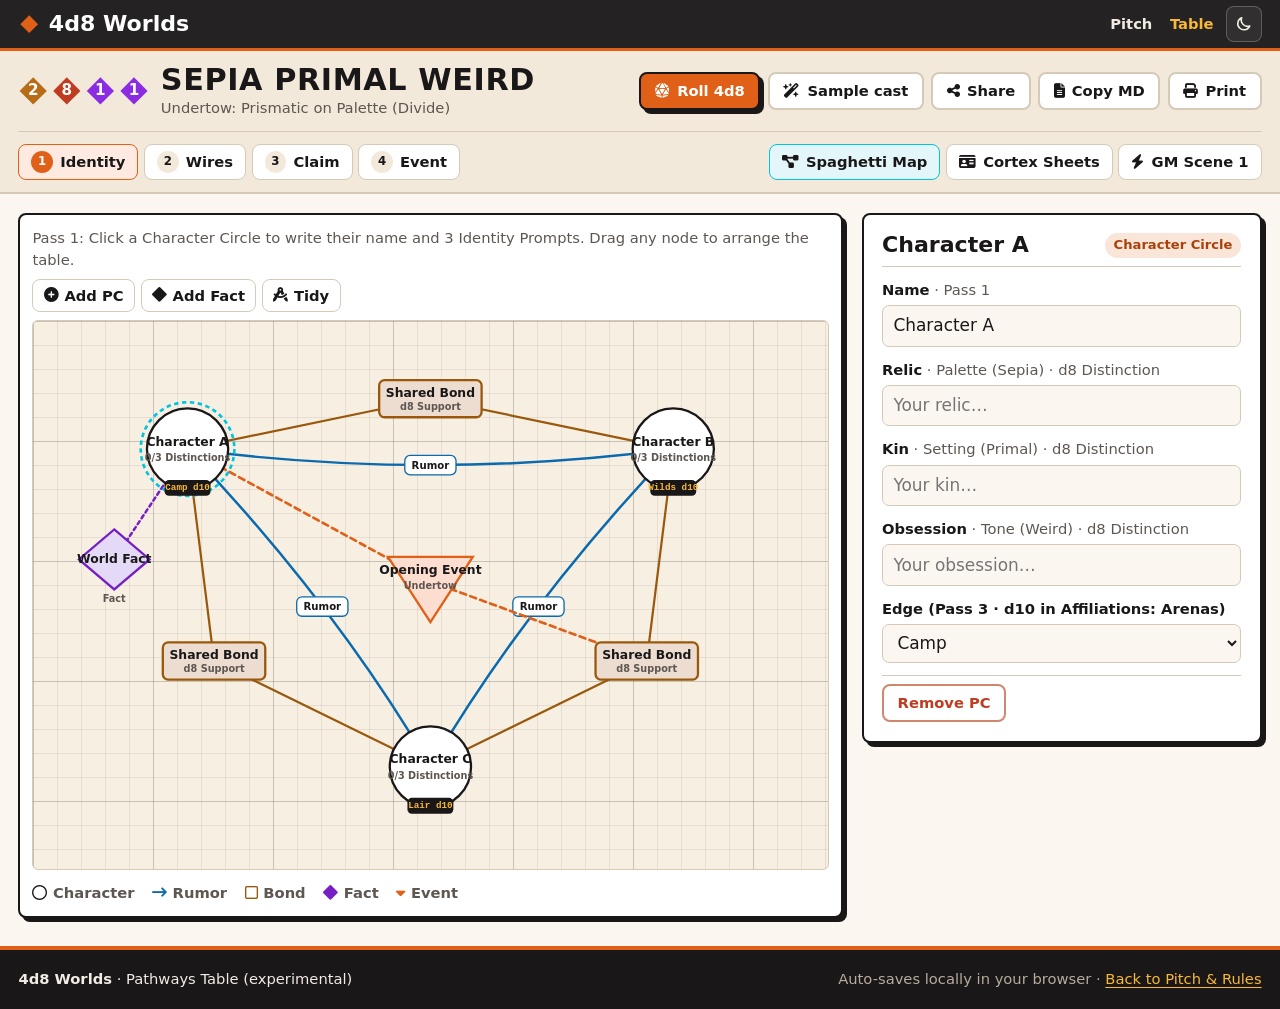
<file: site/table.html>
<!DOCTYPE html>
<html lang="en">
<head>
  <meta charset="utf-8">
  <meta name="viewport" content="width=device-width, initial-scale=1">
  <title>Pathways Table · 4d8 Worlds</title>
  <meta name="description" content="Interactive Session Zero Spaghetti Map and instant House Ruled Cortex character sheet compiler for 4d8 Worlds.">
  <meta name="color-scheme" content="light dark">
  <meta name="theme-color" content="#1a1718">
  <link rel="icon" href="favicon.svg" type="image/svg+xml">
  <script>
    try {
      const t = localStorage.getItem('palette-theme');
      if (t === 'light' || t === 'dark') {
        document.documentElement.dataset.theme = t;
        document.documentElement.style.colorScheme = t;
      }
    } catch {}
  </script>
  <link rel="stylesheet" href="https://cdnjs.cloudflare.com/ajax/libs/font-awesome/6.7.2/css/all.min.css" crossorigin="anonymous" referrerpolicy="no-referrer">
  <link rel="stylesheet" href="table.css?v=1">
  <script src="table.js?v=1" type="module"></script>
</head>
<body>
  <svg class="sprite" aria-hidden="true" focusable="false">
    <symbol id="d8" viewBox="0 0 24 24">
      <polygon points="12,2.5 21.5,12 12,21.5 2.5,12" fill="currentColor"/>
    </symbol>
    <symbol id="icon-sun" viewBox="0 0 24 24">
      <circle cx="12" cy="12" r="4.2" fill="none" stroke="currentColor" stroke-width="2.1"/>
      <path d="M12 2.5v2.2M12 19.3v2.2M4.9 4.9l1.6 1.6M17.5 17.5l1.6 1.6M2.5 12h2.2M19.3 12h2.2M4.9 19.1l1.6-1.6M17.5 6.5l1.6-1.6" fill="none" stroke="currentColor" stroke-width="2.1" stroke-linecap="round"/>
    </symbol>
    <symbol id="icon-moon" viewBox="0 0 24 24">
      <path d="M20.2 14.8A8.5 8.5 0 0 1 9.2 3.8a8.5 8.5 0 1 0 11 11Z" fill="none" stroke="currentColor" stroke-width="2.1" stroke-linecap="round" stroke-linejoin="round"/>
    </symbol>
  </svg>

  <a class="skip-link" href="#main">Skip to table</a>

  <header class="site-header">
    <div class="wrap site-header__inner">
      <a class="brand" id="back-to-pitch" href="index.html">
        <svg class="brand__mark" viewBox="0 0 24 24" aria-hidden="true" focusable="false"><use href="#d8"/></svg>
        <span class="brand__text">4d8 Worlds</span>
      </a>
      <div class="site-header__actions">
        <nav aria-label="Pages">
          <ul class="site-nav">
            <li><a id="nav-pitch" href="index.html">Pitch</a></li>
            <li><a href="table.html" aria-current="page">Table</a></li>
          </ul>
        </nav>
        <button type="button" class="theme-toggle" id="theme-toggle" aria-label="Toggle color theme" title="Toggle color theme">
          <svg class="theme-toggle__sun" viewBox="0 0 24 24" aria-hidden="true" focusable="false"><use href="#icon-sun"/></svg>
          <svg class="theme-toggle__moon" viewBox="0 0 24 24" aria-hidden="true" focusable="false"><use href="#icon-moon"/></svg>
        </button>
      </div>
    </div>
  </header>

  <main id="main">
    <section class="world-bar" aria-label="Active world pitch">
      <div class="wrap world-bar__inner">
        <div class="world-stamp">
          <div class="world-stamp__dice" id="world-dice" aria-hidden="true"></div>
          <div class="world-stamp__text">
            <h1 class="world-stamp__title" id="world-title">Chrome Space Adventure</h1>
            <p class="world-stamp__sub" id="world-undertow">Undertow: Sepia on Palette (Divide)</p>
          </div>
        </div>

        <div class="world-actions">
          <button type="button" class="btn btn--accent" id="btn-roll-world">
            <i class="fa-solid fa-dice-d20" aria-hidden="true"></i>
            <span>Roll 4d8</span>
          </button>
          <button type="button" class="btn" id="btn-sample-cast">
            <i class="fa-solid fa-wand-magic-sparkles" aria-hidden="true"></i>
            <span>Sample cast</span>
          </button>
          <button type="button" class="btn" id="btn-share-table" title="Copy shareable table link">
            <i class="fa-solid fa-share-nodes" aria-hidden="true"></i>
            <span>Share</span>
          </button>
          <button type="button" class="btn" id="btn-export-md" title="Copy cast and map as Markdown">
            <i class="fa-solid fa-file-lines" aria-hidden="true"></i>
            <span>Copy MD</span>
          </button>
          <button type="button" class="btn" id="btn-print" title="Print sheets">
            <i class="fa-solid fa-print" aria-hidden="true"></i>
            <span>Print</span>
          </button>
        </div>
      </div>

      <div class="wrap toolbar">
        <div class="pass-strip" role="tablist" aria-label="Session Zero passes">
          <button type="button" class="pass-btn is-active" role="tab" aria-selected="true" data-pass="1">
            <span class="pass-btn__num">1</span>
            <span>Identity</span>
          </button>
          <button type="button" class="pass-btn" role="tab" aria-selected="false" data-pass="2">
            <span class="pass-btn__num">2</span>
            <span>Wires</span>
          </button>
          <button type="button" class="pass-btn" role="tab" aria-selected="false" data-pass="3">
            <span class="pass-btn__num">3</span>
            <span>Claim</span>
          </button>
          <button type="button" class="pass-btn" role="tab" aria-selected="false" data-pass="4">
            <span class="pass-btn__num">4</span>
            <span>Event</span>
          </button>
        </div>

        <div class="view-switch" role="tablist" aria-label="Table view">
          <button type="button" class="view-btn is-active" role="tab" aria-selected="true" data-view="map">
            <i class="fa-solid fa-diagram-project" aria-hidden="true"></i>
            <span>Spaghetti Map</span>
          </button>
          <button type="button" class="view-btn" role="tab" aria-selected="false" data-view="sheets">
            <i class="fa-solid fa-id-card" aria-hidden="true"></i>
            <span>Cortex Sheets</span>
          </button>
          <button type="button" class="view-btn" role="tab" aria-selected="false" data-view="scene">
            <i class="fa-solid fa-bolt" aria-hidden="true"></i>
            <span>GM Scene 1</span>
          </button>
        </div>
      </div>
    </section>

    <div class="toast" id="table-toast" role="status" aria-live="polite" hidden></div>

    <!-- VIEW 1: INTERACTIVE SPAGHETTI MAP -->
    <section class="workspace wrap" id="view-map" aria-label="Spaghetti Map workspace">
      <div class="canvas-shell">
        <div class="canvas-hud">
          <p class="canvas-hud__hint" id="pass-hint">Pass 1: Click a Character Circle to write their name and 3 Identity Prompts. Drag any node to arrange the table.</p>
          <div class="canvas-hud__tools">
            <button type="button" class="chip-btn" id="btn-add-pc" title="Add character circle">
              <i class="fa-solid fa-circle-plus" aria-hidden="true"></i>
              <span>Add PC</span>
            </button>
            <button type="button" class="chip-btn" id="btn-add-fact" title="Drop a Fact diamond">
              <i class="fa-solid fa-diamond" aria-hidden="true"></i>
              <span>Add Fact</span>
            </button>
            <button type="button" class="chip-btn" id="btn-auto-layout" title="Tidy ring layout">
              <i class="fa-solid fa-compass-drafting" aria-hidden="true"></i>
              <span>Tidy</span>
            </button>
          </div>
        </div>

        <div class="canvas-stage" id="canvas-stage">
          <svg id="map-svg" class="map-svg" viewBox="0 0 900 620" role="application" aria-label="Interactive Pathways Spaghetti Map. Click a node to edit, drag to move.">
            <defs>
              <marker id="arrow-rumor" viewBox="0 0 10 10" refX="8" refY="5" markerWidth="6" markerHeight="6" orient="auto-start-reverse">
                <path d="M 0 1.5 L 9 5 L 0 8.5 z" fill="currentColor"/>
              </marker>
            </defs>
            <g id="layer-wires"></g>
            <g id="layer-nodes"></g>
          </svg>
        </div>

        <div class="canvas-legend" role="group" aria-label="Map key">
          <span class="legend-item legend-item--pc"><i class="fa-regular fa-circle" aria-hidden="true"></i> Character</span>
          <span class="legend-item legend-item--rumor"><i class="fa-solid fa-arrow-right-long" aria-hidden="true"></i> Rumor</span>
          <span class="legend-item legend-item--bond"><i class="fa-regular fa-square" aria-hidden="true"></i> Bond</span>
          <span class="legend-item legend-item--fact"><i class="fa-solid fa-diamond" aria-hidden="true"></i> Fact</span>
          <span class="legend-item legend-item--event"><i class="fa-solid fa-caret-down" aria-hidden="true"></i> Event</span>
        </div>
      </div>

      <aside class="inspector" id="inspector" aria-label="Node inspector">
        <div class="inspector__head">
          <h2 class="inspector__title" id="inspector-title">Select a node</h2>
          <span class="inspector__badge" id="inspector-badge">Pass 1</span>
        </div>
        <div class="inspector__body" id="inspector-body"></div>
      </aside>
    </section>

    <!-- VIEW 2: COMPILED CORTEX SHEETS -->
    <section class="sheets-view wrap" id="view-sheets" aria-label="Compiled Cortex Prime sheets" hidden>
      <header class="view-head">
        <div>
          <h2>Compiled Cortex Sheets</h2>
          <p class="muted" id="sheets-summary">Every Pass 1–4 answer snapped onto the 3-Prime-Set baseplate.</p>
        </div>
        <div class="engine-pill" id="sheets-engine-mod"></div>
      </header>
      <div class="sheets-grid" id="sheets-grid"></div>
    </section>

    <!-- VIEW 3: GM SCENE 1 / EVENT & ROMP POOL -->
    <section class="scene-view wrap" id="view-scene" aria-label="GM Scene 1 ignition board" hidden>
      <div class="scene-layout">
        <article class="scene-card" id="scene-event-card">
          <div class="scene-card__head">
            <span class="scene-tag"><i class="fa-solid fa-caret-down" aria-hidden="true"></i> Opening Event</span>
            <h2 id="scene-event-title">Where the Undertow bites</h2>
          </div>
          <p class="scene-card__lead" id="scene-event-desc"></p>
          <div class="scene-wires" id="scene-wires"></div>
          <div class="scene-undertow-box" id="scene-undertow-box"></div>
        </article>

        <article class="scene-card pool-card" aria-labelledby="pool-heading">
          <div class="scene-card__head">
            <span class="scene-tag scene-tag--cyan"><i class="fa-solid fa-dice" aria-hidden="true"></i> Interactive Table Pool</span>
            <h2 id="pool-heading">Romp &amp; Doom Pool</h2>
          </div>
          <p class="muted">Click any die to step it down (<code>d12 → d10 → d8 → d6 → d4 → gone</code>). Right-click or use Step Up to escalate.</p>

          <div class="pool-tray" id="pool-tray" role="group" aria-label="Active opposition dice"></div>

          <div class="pool-controls">
            <button type="button" class="btn btn--accent" id="btn-roll-pool">
              <i class="fa-solid fa-dice-d6" aria-hidden="true"></i>
              <span>Roll pool</span>
            </button>
            <button type="button" class="btn" id="btn-add-die">
              <i class="fa-solid fa-plus" aria-hidden="true"></i>
              <span>Add d8</span>
            </button>
            <button type="button" class="btn" id="btn-preset-romp">4d8 Romp</button>
            <button type="button" class="btn" id="btn-preset-doom">Doom Pool</button>
          </div>

          <output class="pool-roll-out" id="pool-roll-out" aria-live="polite"></output>
        </article>
      </div>
    </section>
  </main>

  <footer class="site-footer">
    <div class="wrap site-footer__inner">
      <p><strong>4d8 Worlds</strong> · Pathways Table (experimental)</p>
      <p class="muted">Auto-saves locally in your browser · <a href="index.html">Back to Pitch &amp; Rules</a></p>
    </div>
  </footer>
</body>
</html>
</file>
<file: site/styles.css>
/* 4D Combinatoric Worldbuilding
   Native HTML + CSS first: dial state lives in radio inputs and is read with :has().
   JavaScript (app.js) adds the 4d8 roller, initial page-load roll, share/copy, and presets. */

@layer reset, tokens, base, layout, components, state, utilities;

/* ------------------------------------------------------------------ reset */
@layer reset {
  *, *::before, *::after { box-sizing: border-box; }
  * { margin: 0; }
  html { -webkit-text-size-adjust: none; text-size-adjust: none; }
  img, svg { display: block; max-inline-size: 100%; }
  input, button, select { font: inherit; }
  [hidden] { display: none !important; }
}

/* ------------------------------------------------------------------ tokens */
@layer tokens {
  :root {
    color-scheme: light dark;

    /* System-neutral (pages 1–2) */
    --obsidian: #1a1718;
    --vermilion: #e06018;
    --vermilion-ink: light-dark(#a8420a, #ff9a5c);
    --gold: #f8b838;
    --gold-ink: light-dark(#8a4f00, #ffd277);

    /* Cortex harness (pages 3–4) */
    --midnight: #0f1524;
    --cyan: #00c4e0;
    --cyan-ink: light-dark(#005f75, #5fe3f5);
    --magenta: #e81e74;
    --magenta-fill: #c41460;
    --magenta-ink: light-dark(#b00e54, #ff7cb3);

    /* Surfaces */
    --bg: light-dark(#fbf7f0, #141213);
    --bg-alt: light-dark(#f4ece0, #1c191a);
    --surface: light-dark(#ffffff, #221f20);
    --ink: light-dark(#1a1718, #f1ebe3);
    --muted: light-dark(#5e5651, #b3aaa1);
    --border: light-dark(#d6c9b8, #3c3634);
    --shadow: light-dark(#1a1718, #000000);

    /* Dial spectrum, rows 1–8 (checkerboard order: Prismatic, Sepia, Neon, Pastel / Bright, Dark, Chrome, Rust) */
    --d1: #8b2ce2; --d2: #b86c18; --d3: #e61973; --d4: #249278;
    --d5: #f4ae1e; --d6: #2a3456; --d7: #0e7ccc; --d8: #c03c20;
    --dial: var(--vermilion);

    /* Live pitch card accents (updated via :has() in @layer state) */
    --pitch-p: var(--d1);
    --pitch-s: var(--d3);
    --pitch-t: var(--d2);
    --pitch-u: var(--gold);

    --font-display: "Bahnschrift", "DIN Alternate", "Franklin Gothic Medium", "Arial Narrow", system-ui, sans-serif;
    --font-body: "Segoe UI Variable Text", "Segoe UI", system-ui, -apple-system, Roboto, sans-serif;
    --font-mono: "Cascadia Code", "Cascadia Mono", ui-monospace, Consolas, monospace;
    --font-undertow: "Cascadia Mono", "Cascadia Code", "SF Mono", "Roboto Mono", Consolas, ui-monospace, monospace;

    --step--1: clamp(0.84rem, 0.8rem + 0.15vw, 0.92rem);
    --step-0: clamp(1rem, 0.96rem + 0.2vw, 1.1rem);
    --step-1: clamp(1.2rem, 1.1rem + 0.5vw, 1.45rem);
    --step-2: clamp(1.5rem, 1.3rem + 1vw, 2.1rem);
    --step-3: clamp(2rem, 1.5rem + 2.4vw, 3.4rem);
    --step-4: clamp(2.5rem, 1.65rem + 4.4vw, 5.2rem);

    --space-xs: 0.5rem;
    --space-s: 0.75rem;
    --space-m: 1.25rem;
    --space-l: 2rem;
    --space-xl: clamp(2.5rem, 1.8rem + 3.5vw, 5rem);

    --radius: 0.5rem;
    --offset: 0.3rem;
    --wrap: 72rem;
    /* Tighter d8 diecon diamond so numbers and face areas read boldly. */
    --diecon-d8: polygon(50% 4%, 96% 50%, 50% 96%, 4% 50%);
  }

  :root[data-theme="light"] { color-scheme: light; }
  :root[data-theme="dark"] { color-scheme: dark; }

  [data-d="1"] { --dial: var(--d1); }
  [data-d="2"] { --dial: var(--d2); }
  [data-d="3"] { --dial: var(--d3); }
  [data-d="4"] { --dial: var(--d4); }
  [data-d="5"] { --dial: var(--d5); }
  [data-d="6"] { --dial: var(--d6); }
  [data-d="7"] { --dial: var(--d7); }
  [data-d="8"] { --dial: var(--d8); }

  /* Dial-tinted text, recomputed wherever --dial changes. Both modes mix in ink so
     every row clears 4.5:1 (light: d6 gold; dark: d4 navy were the failures). */
  :root, [data-d] {
    --dial-ink: light-dark(
      color-mix(in oklab, var(--dial) 55%, var(--ink)),
      color-mix(in oklab, var(--dial) 50%, var(--ink))
    );
  }
}

/* ------------------------------------------------------------------ base */
@layer base {
  html {
    scroll-behavior: smooth;
    scroll-padding-block-start: 4.25rem;
    hanging-punctuation: first last;
  }
  @media (width < 48rem) {
    html { scroll-padding-block-start: var(--space-xs); }
  }
  @media (prefers-reduced-motion: reduce) {
    html { scroll-behavior: auto; }
    *, *::before, *::after { animation-duration: 0.01ms !important; transition-duration: 0.01ms !important; }
  }

  body {
    min-block-size: 100dvh;
    background: var(--bg);
    color: var(--ink);
    font-family: var(--font-body);
    font-size: var(--step-0);
    line-height: 1.6;
  }

  h1, h2, h3, h4 {
    font-family: var(--font-display);
    line-height: 1.1;
    text-wrap: balance;
  }
  /* Only the hero and the pitch card shout in caps; section heads speak in sentence case. */
  h2 { font-size: var(--step-3); letter-spacing: -0.01em; }
  h3 { font-size: var(--step-1); }
  h4 { font-size: var(--step-0); }
  p, li { text-wrap: pretty; max-inline-size: 70ch; }

  a { color: var(--vermilion-ink); text-underline-offset: 0.18em; }
  a:hover { text-decoration-thickness: 0.12em; }

  code {
    font-family: var(--font-mono);
    font-size: 0.88em;
    font-weight: 700;
    padding: 0.05em 0.35em;
    border-radius: 0.3em;
    background: color-mix(in oklab, var(--gold) 22%, transparent);
    color: var(--vermilion-ink);
    box-decoration-break: clone;
    -webkit-box-decoration-break: clone;
  }

  :focus-visible {
    outline: 3px solid var(--cyan);
    outline-offset: 3px;
  }

  ::selection { background: color-mix(in oklab, var(--gold) 55%, transparent); }
}

/* ------------------------------------------------------------------ layout */
@layer layout {
  .wrap {
    inline-size: min(100% - 2 * var(--space-m), var(--wrap));
    margin-inline: auto;
  }

  .band { padding-block: var(--space-xl); }
  #dials.band { padding-block-start: clamp(1.5rem, 1.2rem + 2vw, 3rem); }
  .band--alt { background: var(--bg-alt); }
  .band--cortex,
  .band--cortex-alt {
    --vermilion-ink: var(--cyan-ink);
    background:
      linear-gradient(90deg, var(--cyan) 0 65%, var(--magenta) 65%) top / 100% 0.35rem no-repeat,
      light-dark(#eef8fb, #10161f);
  }
  .band--cortex-alt { background: light-dark(#f6fbfd, #0c111a); }

  .section-head {
    display: grid;
    gap: var(--space-xs);
    margin-block-end: var(--space-l);
  }
  .section-head--center {
    justify-items: center;
    text-align: center;
  }
  .section-head__lede { font-size: var(--step-1); color: var(--muted); }

  #dials, #undertow-dial { scroll-margin-block-start: 4.75rem; }
  @media (width < 48rem) {
    #dials, #undertow-dial { scroll-margin-block-start: 0.75rem; }
  }

  .knot-grid,
  .cortex-grid {
    display: grid;
    grid-template-columns: minmax(0, 1fr);
    gap: var(--space-l);
    align-items: start;
  }
  @media (width >= 56rem) {
    .knot-grid { grid-template-columns: minmax(0, 1.4fr) minmax(0, 1fr); }
    .knot-figure { position: sticky; inset-block-start: 5.5rem; }
    .cortex-grid { grid-template-columns: repeat(2, minmax(0, 1fr)); }
  }

  .sheet-grid {
    display: grid;
    gap: var(--space-l);
    grid-template-columns: repeat(auto-fit, minmax(min(100%, 19rem), 1fr));
    margin-block-end: var(--space-xl);
  }

  .cards {
    display: grid;
    gap: var(--space-m);
    padding: 0;
    list-style: none;
    margin-block: var(--space-l);
  }
  .cards--2 { grid-template-columns: repeat(auto-fit, minmax(min(100%, 22rem), 1fr)); }
  .cards--3 { grid-template-columns: repeat(auto-fit, minmax(min(100%, 16rem), 1fr)); }
}

/* ------------------------------------------------------------------ components */
@layer components {
  /* Skip link */
  .skip-link {
    position: absolute;
    inset-inline-start: var(--space-s);
    inset-block-start: -10rem;
    z-index: 100;
    padding: var(--space-xs) var(--space-s);
    background: var(--gold);
    color: var(--obsidian);
    font-weight: 700;
  }
  .skip-link:focus { inset-block-start: var(--space-s); }

  /* Header */
  .site-header {
    position: sticky;
    inset-block-start: 0;
    z-index: 50;
    background: color-mix(in oklab, var(--obsidian) 94%, transparent);
    backdrop-filter: blur(8px);
    border-block-end: 3px solid var(--vermilion);
    color: #fff;
  }
  .site-header__inner {
    display: flex;
    flex-wrap: nowrap;
    align-items: center;
    justify-content: space-between;
    gap: var(--space-xs) var(--space-m);
    padding-block: 0.25rem;
  }
  .brand {
    display: inline-flex;
    align-items: center;
    gap: 0.5rem;
    color: #fff;
    font-family: var(--font-display);
    font-weight: 700;
    font-size: var(--step-1);
    text-decoration: none;
    letter-spacing: 0.02em;
  }
  .brand__mark { inline-size: 1.4rem; flex: none; color: var(--vermilion); }
  .site-header__actions {
    display: inline-flex;
    align-items: center;
    gap: var(--space-xs);
  }
  .theme-toggle {
    display: inline-grid;
    place-items: center;
    inline-size: 2.25rem;
    block-size: 2.25rem;
    padding: 0;
    border-radius: var(--radius);
    border: 1px solid rgba(255, 255, 255, 0.22);
    background: rgba(255, 255, 255, 0.06);
    color: #f1ebe3;
    cursor: pointer;
    transition: border-color 140ms, color 140ms, background-color 140ms;
  }
  .theme-toggle:hover {
    border-color: var(--gold);
    color: var(--gold);
    background: rgba(255, 255, 255, 0.12);
  }
  .theme-toggle svg { inline-size: 1.15rem; block-size: 1.15rem; }
  .theme-toggle__sun { display: none; }
  .theme-toggle__moon { display: block; }
  @media (prefers-color-scheme: dark) {
    :root:not([data-theme="light"]) .theme-toggle__sun { display: block; }
    :root:not([data-theme="light"]) .theme-toggle__moon { display: none; }
  }
  :root[data-theme="dark"] .theme-toggle__sun { display: block; }
  :root[data-theme="dark"] .theme-toggle__moon { display: none; }
  :root[data-theme="light"] .theme-toggle__sun { display: none; }
  :root[data-theme="light"] .theme-toggle__moon { display: block; }
  .site-nav {
    display: flex;
    flex-wrap: nowrap;
    gap: 0 1.15rem;
    padding: 0;
    list-style: none;
    font-family: var(--font-display);
    font-size: var(--step--1);
  }
  .site-nav a {
    display: inline-flex;
    align-items: center;
    min-block-size: 2.75rem;
    padding-block: 0.25rem;
    color: #f1ebe3;
    text-decoration: none;
    font-weight: 600;
    white-space: nowrap;
  }
  .site-nav a:hover { color: var(--gold); text-decoration: underline; }

  /* Phones: compact single-row icon + 4-link bar; scrolls away below 48rem. */
  @media (width < 48rem) {
    .site-header { position: static; backdrop-filter: none; background: var(--obsidian); }
    .brand {
      display: inline-grid;
      place-items: center;
      inline-size: 2.75rem;
      block-size: 2.75rem;
      flex: none;
    }
    .brand__mark { inline-size: 1.5rem; }
    .brand__text { display: none; }
    .site-nav { gap: clamp(0.65rem, 3.5vw, 1.15rem); }
  }

  /* Hero */
  .hero {
    background:
      radial-gradient(60rem 30rem at 85% 10%, color-mix(in oklab, var(--pitch-p) light-dark(16%, 38%), transparent), transparent 70%),
      radial-gradient(45rem 25rem at 15% 90%, color-mix(in oklab, var(--pitch-t) light-dark(12%, 24%), transparent), transparent 70%),
      light-dark(#f2e9db, var(--obsidian));
    color: light-dark(#1a1718, #ffffff);
    padding-block: clamp(0.65rem, 1.8svh, 1.5rem) var(--space-l);
    border-block-end: 0.4rem solid var(--gold);
    transition: background 320ms ease, color 200ms ease;
  }
  .hero__inner {
    inline-size: min(100% - 2 * var(--space-m), 31rem);
    display: grid;
    grid-template-columns: minmax(0, 1fr);
    gap: 0.85rem;
    align-items: center;
  }

  .sprite { position: absolute; inline-size: 0; block-size: 0; overflow: hidden; }

  /* Tags & inline icons */
  .tag {
    display: inline-block;
    padding: 0.05em 0.5em;
    border-radius: 999px;
    background: color-mix(in oklab, var(--dial) 15%, transparent);
    color: var(--ink);
    font-family: var(--font-display);
    font-size: var(--step--1);
    font-weight: 600;
  }
  .muted { color: var(--muted); font-weight: 400; }

  .icon-arrow {
    display: inline-block;
    inline-size: 1em;
    block-size: 1em;
    vertical-align: -0.15em;
  }
  :is(h3, h4) .icon-arrow {
    inline-size: 0.88em;
    block-size: 0.88em;
    margin-inline: 0.15em;
    vertical-align: -0.12em;
  }

  /* Buttons & Icon Buttons */
  .button {
    display: inline-flex;
    align-items: center;
    gap: 0.5rem;
    padding: 0.6em 1.15em;
    border: 2px solid var(--obsidian);
    border-radius: var(--radius);
    font-family: var(--font-display);
    font-weight: 700;
    letter-spacing: 0.01em;
    text-decoration: none;
    cursor: pointer;
    box-shadow: var(--offset) var(--offset) 0 var(--shadow);
    transition: transform 120ms ease, box-shadow 120ms ease;
  }
  .button:hover { transform: translate(-1px, -1px); box-shadow: calc(var(--offset) + 1px) calc(var(--offset) + 1px) 0 var(--shadow); }
  .button:active { transform: translate(var(--offset), var(--offset)); box-shadow: 0 0 0 var(--shadow); }
  .button--gold { background: var(--gold); color: var(--obsidian); border-color: var(--gold); box-shadow: var(--offset) var(--offset) 0 var(--vermilion); }
  .button--ghost { background: var(--surface); color: var(--ink); border-color: var(--border); box-shadow: none; }
  .button--ghost:hover { border-color: var(--ink); box-shadow: none; }

  .icon-actions {
    display: inline-flex;
    align-items: center;
    gap: 0.3rem;
    flex: none;
  }
  .icon-btn {
    display: inline-grid;
    place-items: center;
    inline-size: 2.75rem;
    block-size: 2.75rem;
    padding: 0;
    border: 2px solid var(--border);
    border-radius: var(--radius);
    background: var(--surface);
    color: var(--ink);
    cursor: pointer;
    transition: border-color 120ms ease, color 120ms ease, transform 120ms ease;
  }
  .icon-btn svg { inline-size: 1.25rem; block-size: 1.25rem; }
  .icon-btn:hover {
    border-color: var(--vermilion);
    color: var(--vermilion-ink);
    transform: translateY(-1px);
  }
  .icon-btn:active { transform: translateY(1px); }
  .icon-btn.is-copied {
    border-color: var(--d7);
    color: var(--d7);
  }
  .hero .icon-btn {
    background: light-dark(#ffffff, rgba(255, 255, 255, 0.07));
    color: light-dark(#1a1718, #f1ebe3);
    border-color: light-dark(#c9baa5, rgba(255, 255, 255, 0.24));
  }
  .hero .icon-btn:hover {
    border-color: light-dark(var(--vermilion), var(--gold));
    color: light-dark(var(--vermilion-ink), var(--gold));
  }
  .hero .icon-btn.is-copied {
    border-color: var(--d7);
    color: light-dark(#146e59, #9ff3dc);
  }

  /* Hero R · P · G Action Stack & Dice Tray */
  .rpg-stack {
    display: grid;
    grid-template-columns: max-content minmax(0, 1fr);
    column-gap: clamp(0.5rem, 2vw, 1rem);
    row-gap: clamp(0.55rem, 1.4svh, 0.95rem);
    align-items: center;
  }
  .rpg-row {
    grid-column: 1 / -1;
    display: grid;
    grid-template-columns: subgrid;
    align-items: center;
  }
  .rpg-row[hidden] { display: none !important; }
  @media (scripting: none) { .rpg-stack noscript { display: contents; } }
  .rpg-btn {
    justify-content: flex-start;
    inline-size: 100%;
    min-block-size: 2.75rem;
    padding: 0.45em clamp(0.65rem, 2.4vw, 1.05em);
    font-size: clamp(0.88rem, 3.4vw, 1.05rem);
    white-space: nowrap;
  }
  .button--step {
    background: light-dark(#ffffff, rgba(255, 255, 255, 0.06));
    color: light-dark(#1a1718, #f1ebe3);
    border-color: light-dark(#1a1718, rgba(255, 255, 255, 0.28));
    box-shadow: var(--offset) var(--offset) 0 light-dark(#1a1718, rgba(0, 0, 0, 0.55));
  }
  .button--step:hover {
    border-color: light-dark(var(--vermilion), var(--gold));
    color: light-dark(var(--vermilion-ink), var(--gold));
    box-shadow: calc(var(--offset) + 1px) calc(var(--offset) + 1px) 0 var(--vermilion);
  }
  .roll-bar__rest {
    display: flex;
    flex-wrap: nowrap;
    align-items: center;
    justify-content: space-between;
    gap: clamp(0.25rem, 1.2vw, 0.6rem);
    min-inline-size: 0;
  }
  .rpg-copy {
    font-size: clamp(0.95rem, 3.6vw, 1.22rem);
    line-height: 1.32;
    color: light-dark(#2a2420, #efe6dc);
    max-inline-size: 42ch;
  }
  .rpg-copy strong { color: light-dark(var(--vermilion-ink), var(--gold)); }

  @media (48rem <= width < 60rem) {
    .pitch-card {
      min-block-size: clamp(29.5rem, calc(100svh - 9.5rem), 38rem);
    }
  }
  @media (width >= 60rem) {
    .hero { padding-block: clamp(2.25rem, 5svh, 4rem); }
    .hero__inner {
      inline-size: min(100% - 2 * var(--space-m), 66rem);
      grid-template-columns: minmax(0, 1fr) minmax(28rem, 32rem);
      column-gap: clamp(2rem, 4vw, 3.5rem);
      align-items: center;
    }
    .rpg-stack { order: 1; }
    .pitch-card {
      order: 2;
      justify-self: stretch;
      min-block-size: clamp(32rem, calc(100dvh - 10rem), 37rem);
    }
  }

  .dice-tray {
    display: flex;
    justify-content: center;
    align-items: center;
    gap: clamp(0.15rem, 0.8vw, 0.35rem);
    min-block-size: 2.75rem;
    margin-inline: auto;
  }
  .dice-tray__die {
    display: grid;
    place-items: center;
    inline-size: clamp(1.85rem, 8vw, 2.55rem);
    aspect-ratio: 1;
    background: var(--dial);
    color: #fff;
    font: 700 clamp(1.02rem, 4vw, 1.32rem)/1 var(--font-display);
    clip-path: var(--diecon-d8);
  }
  .dice-tray__die[data-d="5"] { color: var(--obsidian); }
  @media (prefers-reduced-motion: no-preference) {
    .dice-tray__die { animation: tumble 420ms cubic-bezier(.2,.8,.3,1.2) both; }
    .dice-tray__die:nth-child(2) { animation-delay: 60ms; }
    .dice-tray__die:nth-child(3) { animation-delay: 120ms; }
    .dice-tray__die:nth-child(4) { animation-delay: 180ms; }
  }
  @keyframes tumble { from { transform: rotate(-200deg) scale(0.3); opacity: 0; } }

  /* Pitch Card — high-impact staggered poster typography + 2-row Dial-Aligned Bento Grid */
  .pitch-card {
    --muted: #cbbfb2;
    --card-ink: #ffffff;
    --card-accent: var(--gold);
    --card-word-mix: #ffffff;
    --card-word-pct: 58%;
    --card-sub-mix: #fff4df;
    --card-tile-bg: rgba(255, 255, 255, 0.048);
    --card-tile-border: rgba(255, 255, 255, 0.14);
    --card-tile-tint-bg: rgba(255, 255, 255, 0.03);
    --card-divider: rgba(255, 255, 255, 0.14);
    --card-strike-ink: #ffffff;
    --card-strike-cut: #141113;
    --grain-opacity: 0.08;
    --grain-blend: soft-light;
    position: relative;
    overflow: hidden;
    inline-size: 100%;
    min-block-size: clamp(29.5rem, calc(100svh - 8.25rem), 39rem);
    display: flex;
    flex-direction: column;
    gap: clamp(0.5rem, 1.4svh, 0.9rem);
    padding: clamp(1rem, 2.4svh, 1.65rem) clamp(0.85rem, 3vw, 1.5rem);
    border-radius: var(--radius);
    border: 2px solid color-mix(in oklab, var(--pitch-p) 62%, #3c3634);
    background: #141113;
    color: var(--card-ink);
    box-shadow: 0.45rem 0.45rem 0 var(--pitch-p);
    transition: box-shadow 240ms ease, border-color 240ms ease, background 240ms ease, color 180ms ease;
  }

  /* Tactile paper / mineral grain overlay (tuned per Palette below) */
  .pitch-card::before {
    content: "";
    position: absolute;
    inset: 0;
    z-index: 0;
    pointer-events: none;
    border-radius: inherit;
    opacity: var(--grain-opacity);
    mix-blend-mode: var(--grain-blend);
    background-image: url("data:image/svg+xml,%3Csvg xmlns='http://www.w3.org/2000/svg' width='180' height='180' viewBox='0 0 180 180'%3E%3Cfilter id='n'%3E%3CfeTurbulence type='fractalNoise' baseFrequency='0.85' numOctaves='3' stitchTiles='stitch'/%3E%3C/filter%3E%3Crect width='180' height='180' filter='url(%23n)' opacity='1'/%3E%3C/svg%3E");
    background-size: 180px 180px;
  }
  .pitch-card > * {
    position: relative;
    z-index: 1;
  }

  /* Per-Palette Material Finishes (Dial 1: Visual texture, light, and material mood)
     1: Prismatic · 2: Sepia · 3: Neon · 4: Pastel / 5: Bright · 6: Dark · 7: Chrome · 8: Rust */

  /* Light-stock ink polarity for Sepia (2), Pastel (4), and Bright (5) */
  :root:has(#p2:checked) .pitch-card,
  :root:has(#p4:checked) .pitch-card,
  :root:has(#p5:checked) .pitch-card {
    --muted: #564a41;
    --card-ink: #1a1512;
    --card-accent: #854900;
    --card-word-mix: #16110e;
    --card-word-pct: 64%;
    --card-sub-mix: #1a120d;
    --card-tile-bg: rgba(26, 21, 18, 0.055);
    --card-tile-border: rgba(26, 21, 18, 0.16);
    --card-tile-tint-bg: rgba(255, 255, 255, 0.36);
    --card-divider: rgba(26, 21, 18, 0.16);
    --card-strike-ink: #1a1512;
    --card-strike-cut: #f2e8d7;
  }

  /* 1 · Prismatic — refracted diagonal prism spectrum (1:1 zine texture parity) */
  :root:has(#p1:checked) .pitch-card {
    --grain-opacity: 0;
    background: url("textures/p1_prismatic.png") center / cover no-repeat, #150f22;
  }

  /* 2 · Sepia — true weathered parchment (1:1 zine texture parity) */
  :root:has(#p2:checked) .pitch-card {
    --grain-opacity: 0;
    --card-accent: #7a4408;
    --card-strike-cut: #dfd0b4;
    border-color: #8c5a20;
    background: url("textures/p2_sepia.png") center / cover no-repeat, #dfd0b4;
    box-shadow: inset 0 0 32px rgba(82, 50, 14, 0.28), 0.45rem 0.45rem 0 var(--pitch-p);
  }

  /* 3 · Neon — rain-slick electric magenta/cyan glow (1:1 zine texture parity) */
  :root:has(#p3:checked) .pitch-card {
    --grain-opacity: 0;
    background: url("textures/p3_neon.png") center / cover no-repeat, #0f0b14;
  }

  /* 4 · Pastel — soft mint-sage matte cotton paper (1:1 zine texture parity) */
  :root:has(#p4:checked) .pitch-card {
    --grain-opacity: 0;
    --card-accent: #16614f;
    --card-strike-cut: #dcf0e6;
    border-color: #2f8c74;
    background: url("textures/p4_pastel.png") center / cover no-repeat, #dcf0e6;
    box-shadow: inset 0 0 22px rgba(32, 96, 78, 0.12), 0.45rem 0.45rem 0 var(--pitch-p);
  }

  /* 5 · Bright — sun-drenched crisp ivory with golden cut (1:1 zine texture parity) */
  :root:has(#p5:checked) .pitch-card {
    --grain-opacity: 0;
    --card-accent: #915200;
    --card-strike-cut: #fffcf4;
    border-color: #d4900a;
    background: url("textures/p5_bright.png") center / cover no-repeat, #fffdf6;
    box-shadow: 0.45rem 0.45rem 0 var(--pitch-p);
  }

  /* 6 · Dark — clean deep midnight indigo-slate vignette (1:1 zine texture parity) */
  :root:has(#p6:checked) .pitch-card {
    --grain-opacity: 0;
    background: url("textures/p6_dark.png") center / cover no-repeat, #0a0c14;
  }

  /* 7 · Chrome — brushed metallic cobalt-blue steel (1:1 zine texture parity) */
  :root:has(#p7:checked) .pitch-card {
    --grain-opacity: 0;
    background: url("textures/p7_chrome.png") center / cover no-repeat, #142c48;
  }

  /* 8 · Rust — pitted oxidized iron-red (1:1 zine texture parity) */
  :root:has(#p8:checked) .pitch-card {
    --grain-opacity: 0;
    border-color: #8c3d20;
    background: url("textures/p8_rust.png") center / cover no-repeat, #34180c;
    box-shadow: inset 0 0 28px rgba(20, 8, 2, 0.72), 0.45rem 0.45rem 0 var(--pitch-p);
  }

  .share-toast {
    position: absolute;
    inset-block-start: 0.75rem;
    inset-inline-end: 0.85rem;
    z-index: 2;
    font-family: var(--font-display);
    font-size: 0.86rem;
    font-weight: 700;
    padding: 0.12rem 0.6rem;
    border-radius: 999px;
    background: color-mix(in oklab, var(--d7) 30%, #000);
    border: 1px solid var(--d7);
    color: #9ff3dc;
  }

  /* Always 3 staggered poster lines — Left (Palette), Center (Setting), Right (Tone) —
     with Undertow centered directly below its matching Dial, or scaled-up words on Pair / Pure */
  .pitch-title {
    display: grid;
    grid-template-columns: minmax(0, 1fr);
    align-content: center;
    gap: 0.12em;
    min-block-size: 4.55em;
    font-size: clamp(2.3rem, min(11vw, 5.4svh), 3.1rem);
    line-height: 1.02;
    letter-spacing: 0.01em;
    flex: none;
  }
  @media (width >= 60rem) {
    .pitch-title {
      font-size: 3.05rem;
    }
  }
  .pitch-title:focus { outline: none; }
  .pitch-line {
    display: inline-grid;
    justify-items: center;
    max-inline-size: 100%;
    gap: 0.03em;
  }
  .pitch-line--p { justify-self: start; --line-dial: var(--pitch-p); }
  .pitch-line--s { justify-self: center; --line-dial: var(--pitch-s); }
  .pitch-line--t { justify-self: end; --line-dial: var(--pitch-t); }

  .pitch-word {
    display: block;
    max-inline-size: 100%;
    min-block-size: 1.02em;
    font-family: var(--font-display);
    font-weight: 700;
    color: color-mix(in oklab, var(--line-dial) var(--card-word-pct), var(--card-word-mix));
    text-transform: uppercase;
    white-space: nowrap;
    overflow: hidden;
    text-overflow: ellipsis;
    transition:
      font-size 220ms cubic-bezier(.2, .9, .3, 1.15),
      opacity 220ms ease,
      color 180ms ease,
      text-shadow 220ms ease;
  }
  .pitch-title .ph { color: #7a7069; }

  .pitch-sub {
    display: none;
    inline-size: 100%;
    max-inline-size: 100%;
    margin-block-start: 0.20em;
    padding-block: 0.22em 0.04em;
    border-block-start: 1px solid color-mix(in oklab, currentColor 48%, transparent);
    text-align: center;
    font-family: var(--font-undertow);
    font-style: normal;
    font-weight: 600;
    font-size: 0.5em;
    line-height: 1.15;
    letter-spacing: 0.03em;
    text-transform: none;
    color: color-mix(in oklab, var(--pitch-u) var(--card-word-pct), var(--card-sub-mix));
    white-space: nowrap;
    overflow: hidden;
    text-overflow: ellipsis;
  }

  .live-type,
  .live-undertow {
    display: none;
  }
  .pitch-card.is-rolling .pitch-title .reveal,
  .pitch-card.is-rolling .pitch-title .ph {
    display: none !important;
  }
  .pitch-card.is-rolling .live-type {
    display: inline;
  }
  .pitch-card.is-rolling .pitch-sub {
    display: none !important;
  }
  .pitch-card.is-rolling .pitch-sub.is-typing {
    display: block !important;
  }
  .pitch-card.is-rolling .pitch-sub.is-typing .live-undertow {
    display: inline;
  }

  /* 2-Row Bento Grid: Row 1 = full-width Identity Prompts card (3 columns inside);
     Row 2 = Engine Mod | Prime Set 2 | Prime Set 3 side-by-side Bento tiles */
  .pitch-facts {
    flex: 1;
    display: grid;
    grid-template-columns: minmax(0, 0.83fr) minmax(0, 0.97fr) minmax(0, 1.2fr);
    grid-template-rows: minmax(0, 1.04fr) minmax(0, 1fr);
    gap: clamp(0.5rem, 1.5svh, 0.85rem) 0.3rem;
    margin-block: clamp(0.05rem, 0.5svh, 0.3rem);
  }
  .pitch-facts > div {
    display: flex;
    flex-direction: column;
    justify-content: space-between;
    gap: 0.28rem;
    min-inline-size: 0;
    padding: clamp(0.55rem, 1.6svh, 0.95rem) clamp(0.35rem, 1.3vw, 0.65rem);
    border-radius: var(--radius);
    background: var(--card-tile-bg);
    border: 1px solid var(--card-tile-border);
  }
  .pitch-facts > div:first-child {
    grid-column: 1 / -1;
    padding-inline: clamp(0.6rem, 2vw, 0.9rem);
    border-color: color-mix(in oklab, var(--card-accent) 55%, transparent);
  }
  /* Dial colour lives in the whole tile edge and a faint wash, never a
     one-sided stripe that the corner radius would crop. */
  .pitch-facts > div:nth-child(2) { --tile: var(--pitch-p); }
  .pitch-facts > div:nth-child(3) { --tile: var(--pitch-s); }
  .pitch-facts > div:nth-child(4) { --tile: var(--pitch-t); }
  .pitch-facts > div:nth-child(n + 2) {
    border-color: color-mix(in oklab, var(--tile) 62%, transparent);
    background: color-mix(in oklab, var(--tile) 10%, var(--card-tile-tint-bg));
  }

  .pitch-facts dt {
    font-family: var(--font-display);
    font-size: clamp(0.8rem, 3.35vw, 1rem);
    font-weight: 700;
    line-height: 1.1;
    color: var(--card-accent);
    white-space: nowrap;
  }
  .pitch-facts > div:first-child dt {
    font-size: clamp(0.98rem, 4vw, 1.16rem);
  }
  .pitch-facts dd {
    display: flex;
    align-items: flex-end;
    font-family: var(--font-display);
    font-weight: 700;
    font-size: clamp(0.98rem, 4.4vw, 1.32rem);
    line-height: 1.1;
    min-block-size: 3.3em;
    color: var(--card-ink);
  }
  .pitch-facts > div:first-child dd {
    display: grid;
    grid-template-columns: repeat(3, minmax(0, 1fr));
    align-items: stretch;
    gap: 0.4rem;
    font-size: clamp(1.02rem, 4.4vw, 1.44rem);
    min-block-size: 0;
  }
  .fact {
    display: flex;
    flex-direction: column;
    justify-content: flex-start;
    gap: 0.2rem;
    min-inline-size: 0;
    min-block-size: 3.45em;
  }
  .fact + .fact {
    padding-inline-start: 0.38rem;
    border-inline-start: 1px solid var(--card-divider);
  }
  .fact .muted {
    font-family: var(--font-display);
    font-size: clamp(0.84rem, 3.45vw, 1rem);
    font-weight: 600;
    line-height: 1.15;
  }

  /* Anchored in opposite bottom corners, never clipped */
  .pitch-links {
    display: flex;
    align-items: center;
    justify-content: space-between;
    gap: 0.75rem;
    margin-block-start: 0;
    padding-block-start: clamp(0.5rem, 1.2svh, 0.8rem);
    border-block-start: 1px solid var(--card-divider);
    font-size: clamp(0.96rem, 4vw, 1.1rem);
    line-height: 1.3;
    flex: none;
  }
  .pitch-links a {
    color: var(--card-accent);
    font-weight: 600;
    white-space: nowrap;
  }
  .pitch-links a:last-child {
    text-align: end;
  }

  /* Pickers */
  .pickers { display: grid; gap: var(--space-m); }
  @media (width >= 56rem) {
    .pickers { grid-template-columns: repeat(3, minmax(0, 1fr)); align-items: start; }
    .dial--undertow { grid-column: 1 / -1; }
  }
  .note {
    padding: var(--space-s);
    border-inline-start: 0.3rem solid var(--gold);
    background: var(--surface);
  }

  .dial {
    min-inline-size: 0; /* fieldsets default to min-content, which overflows narrow phones */
    border: 2px solid var(--border);
    border-radius: var(--radius);
    padding: var(--space-s) var(--space-m) var(--space-m);
    background: var(--surface);
  }
  .dial legend {
    padding-inline: 0.4rem;
    font-family: var(--font-display);
    font-size: var(--step-1);
    font-weight: 700;
  }
  .dial__hint { color: var(--muted); font-weight: 500; font-size: var(--step--1); margin-inline-start: 0.35rem; }
  .dial--undertow { border-style: dashed; border-color: var(--gold-ink); }

  .chips {
    display: grid;
    grid-template-columns: repeat(auto-fill, minmax(min(100%, 7.2rem), 1fr));
    gap: 0.45rem;
  }
  /* Eight dice split evenly: 2 rows of 4 on phones, 1 row of 8 when it fits. */
  .chips--numbers { grid-template-columns: repeat(4, minmax(0, 1fr)); margin-block-start: var(--space-s); transition: opacity 150ms; }
  @media (width >= 30rem) {
    .chips--numbers { grid-template-columns: repeat(8, minmax(0, 1fr)); }
  }

  .chip {
    display: flex;
    align-items: center;
    gap: 0.45rem;
    min-block-size: 2.75rem;
    padding: 0.35rem 0.6rem 0.35rem 0.35rem;
    border: 2px solid var(--border);
    border-radius: var(--radius);
    background: var(--bg);
    cursor: pointer;
    font-weight: 600;
    font-size: var(--step--1);
    transition: border-color 120ms, background-color 120ms, transform 120ms;
  }
  .chip:hover { border-color: var(--dial); }
  .chip__num {
    display: grid;
    place-items: center;
    flex: none;
    inline-size: 2.15rem;
    aspect-ratio: 1;
    background: var(--dial);
    color: #fff;
    font-family: var(--font-display);
    font-size: 1.05rem;
    font-weight: 700;
    clip-path: var(--diecon-d8);
  }
  .chip[data-d="6"] .chip__num { color: var(--obsidian); }
  .chip--num { justify-content: center; padding: 0.3rem; }

  input:checked + .chip {
    border-color: var(--dial);
    background: color-mix(in oklab, var(--dial) 18%, var(--surface));
    box-shadow: 0.2rem 0.2rem 0 var(--dial);
    transform: translate(-1px, -1px);
  }
  input:focus-visible + .chip,
  input:focus-visible + label {
    outline: 3px solid var(--cyan);
    outline-offset: 2px;
  }

  /* Grid with 2px gutters painted by the border colour: wraps to 2x2 on phones
     without ragged rows or stray dividers. */
  .segmented {
    display: grid;
    grid-template-columns: repeat(auto-fit, minmax(min(100%, 7.5rem), 1fr));
    gap: 2px;
    border: 2px solid var(--border);
    border-radius: var(--radius);
    background: var(--border);
    overflow: hidden;
    max-inline-size: 36rem;
  }
  .segmented label {
    padding: 0.5rem 0.9rem;
    cursor: pointer;
    font-family: var(--font-display);
    font-weight: 600;
    font-size: var(--step-0);
    background: var(--bg);
    min-block-size: 2.75rem;
    display: grid;
    place-items: center;
  }
  .segmented input:checked + label { background: var(--gold); color: var(--obsidian); }

  .form-actions { display: flex; gap: var(--space-xs); }

  /* Placeholders vs. revealed values: values hidden until their radio is checked */
  .reveal { display: none; }
  .ph { color: var(--muted); }

  .subhead {
    margin-block: var(--space-l) var(--space-s);
    font-size: var(--step-2);
  }

  /* Cards */
  .card {
    display: grid;
    align-content: start;
    gap: var(--space-xs);
    padding: var(--space-m);
    border: 2px solid var(--ink);
    border-radius: var(--radius);
    background: var(--surface);
    box-shadow: var(--offset) var(--offset) 0 var(--dial);
  }
  .card :is(h3, h4) { display: flex; flex-wrap: wrap; align-items: center; gap: 0.5rem; font-size: var(--step-1); }
  .mode { transition: background-color 150ms, box-shadow 150ms; }

  .callout {
    padding: var(--space-m) clamp(var(--space-m), 4vw, var(--space-l));
    border-radius: var(--radius);
    background: var(--surface);
    border: 2px solid var(--accent, var(--gold));
  }
  .callout h3 { margin-block-end: var(--space-xs); }
  .callout--gold { --accent: var(--gold); }
  .callout--vermilion { --accent: var(--vermilion); }
  .callout--magenta { --accent: var(--magenta); background: light-dark(#fdf2f7, #241520); }
  .callout--magenta h3 { color: var(--magenta-ink); }

  .feature {
    display: grid;
    gap: var(--space-s);
    padding: var(--space-l);
    border: 2px solid var(--ink);
    border-radius: var(--radius);
    background: var(--surface);
    box-shadow: 0.45rem 0.45rem 0 var(--vermilion);
  }
  .feature--cortex { box-shadow: 0.45rem 0.45rem 0 var(--magenta); margin-block-start: var(--space-l); }
  .core-loop {
    padding: var(--space-s) var(--space-m);
    border-radius: var(--radius);
    background: var(--obsidian);
    color: #fff;
  }
  .core-loop strong { color: var(--gold); }
  .core-loop--cortex { background: var(--midnight); }
  .core-loop--cortex strong { color: #ff7cb3; }
  .core-loop code { background: #22304c; color: var(--cyan); }

  .bullets { display: grid; gap: var(--space-s); padding-inline-start: 1.2rem; }
  .bullets li::marker { color: var(--vermilion); }
  .bullets--cortex li:nth-child(odd)::marker { color: var(--cyan); }
  .bullets--cortex li:nth-child(even)::marker { color: var(--magenta); }

  /* Tables */
  .table-scroll {
    overflow-x: auto;
    border: 2px solid var(--ink);
    border-radius: var(--radius);
    background: var(--surface);
    box-shadow: var(--offset) var(--offset) 0 var(--shadow);
  }
  .matrix {
    inline-size: 100%;
    min-inline-size: 46rem;
    border-collapse: collapse;
    font-size: var(--step--1);
  }
  .matrix--compact { min-inline-size: 20rem; }
  .matrix thead th {
    position: sticky;
    inset-block-start: 0;
    padding: 0.7rem 0.75rem;
    background: var(--obsidian);
    color: #fff;
    text-align: start;
    font-family: var(--font-display);
    font-weight: 700;
    border-block-end: 3px solid var(--vermilion);
  }
  .th-hint { display: block; font-weight: 500; color: #c9bcad; font-size: 0.85em; }
  /* Dial stripe on the inner edge of the pinned column, clear of the rounded scroller corners. */
  .matrix th[scope="row"] { inline-size: 3.5rem; text-align: center; box-shadow: inset -0.3rem 0 0 var(--dial); }
  /* Keep the d8 column pinned while the table scrolls sideways on phones. */
  .matrix th[scope="row"],
  .matrix thead th:first-child {
    position: sticky;
    inset-inline-start: 0;
    z-index: 1;
  }
  .matrix th[scope="row"] { background: var(--surface); }
  .matrix td, .matrix th[scope="row"] {
    padding: 0.6rem 0.75rem;
    border-block-end: 1px solid var(--border);
    vertical-align: top;
    transition: background-color 150ms, box-shadow 150ms;
  }
  .matrix td + td { border-inline-start: 1px solid var(--border); }
  .matrix tbody tr:nth-child(even) { background: color-mix(in oklab, var(--bg-alt) 70%, transparent); }
  .matrix td strong { color: var(--dial-ink); }
  .matrix tbody tr:hover { background: color-mix(in oklab, var(--gold) 10%, transparent); }
  .arch__refs {
    display: block;
    margin-block-start: 0.12rem;
    color: var(--muted);
    font-style: italic;
    font-size: 0.92em;
  }

  .die {
    display: inline-grid;
    place-items: center;
    inline-size: 2.2rem;
    aspect-ratio: 1;
    background: var(--dial);
    color: #fff;
    font: 700 1.05rem var(--font-display);
    clip-path: var(--diecon-d8);
  }
  [data-d="5"] > .die, .die:where([data-d="5"] *) { color: var(--obsidian); }

  /* Knot diagram */
  .knot-figure {
    padding: var(--space-m);
    border: 2px solid var(--ink);
    border-radius: var(--radius);
    background: var(--surface);
    box-shadow: var(--offset) var(--offset) 0 var(--shadow);
  }
  .knot-figure svg { inline-size: 100%; }
  .wire line { stroke-width: 3; stroke-linecap: round; }
  .wire--credit line { stroke: var(--d3); }
  .wire--drive line { stroke: var(--d1); }
  .wire--anchor line { stroke: var(--gold-ink); }
  .wire--ignite line { stroke: var(--vermilion); stroke-dasharray: 6 5; }
  @media (prefers-reduced-motion: no-preference) {
    .wire--ignite line { animation: march 1.2s linear infinite; }
  }
  @keyframes march { to { stroke-dashoffset: -22; } }
  .node--pc circle { fill: var(--surface); stroke: var(--ink); stroke-width: 2.5; }
  .node--drive polygon { fill: var(--d1); stroke: var(--ink); stroke-width: 2.5; }
  .node--anchor rect { fill: var(--gold); stroke: var(--ink); stroke-width: 2.5; }
  .node--ignite polygon { fill: var(--vermilion); stroke: var(--ink); stroke-width: 2.5; }
  .knot-figure text { fill: var(--ink); font: 700 12px var(--font-display); text-anchor: middle; }
  .knot-figure .label { font-size: 12.5px; paint-order: stroke; stroke: var(--surface); stroke-width: 5px; }
  .knot-figure .label--credit { fill: var(--d3); }
  .node--drive .label { fill: var(--d1); }
  .node--anchor .label { fill: var(--gold-ink); }
  .node--ignite .label { fill: var(--vermilion-ink); }
  .knot-figure figcaption {
    display: flex;
    flex-wrap: wrap;
    justify-content: center;
    gap: var(--space-m);
    padding-block-start: var(--space-s);
    border-block-start: 1px solid var(--border);
    font-weight: 600;
    font-size: var(--step--1);
  }
  .knot-figure figcaption span { display: inline-flex; align-items: center; gap: 0.4rem; }
  .knot-figure figcaption svg { inline-size: 1.1rem; }
  .knot-figure figcaption span:nth-child(1) circle { fill: var(--surface); stroke: var(--ink); stroke-width: 1.5; }
  .knot-figure figcaption span:nth-child(2) rect { fill: var(--gold); stroke: var(--ink); stroke-width: 1.5; }
  .knot-figure figcaption span:nth-child(3) polygon { fill: var(--d1); stroke: var(--ink); }
  .knot-figure figcaption span:nth-child(4) polygon { fill: var(--vermilion); stroke: var(--ink); }

  /* Cortex handoff bridge (matches Zine Page 9) */
  .handoff {
    margin-block-end: var(--space-l);
    border-block-start: 4px solid var(--magenta);
    box-shadow: var(--offset) var(--offset) 0 var(--magenta);
  }
  .handoff h3 {
    margin-block-end: var(--space-s);
    color: var(--magenta-ink);
  }
  .handoff__list {
    display: grid;
    gap: 0.55rem var(--space-l);
  }
  @media (width >= 52rem) {
    .handoff__list { grid-template-columns: repeat(2, minmax(0, 1fr)); }
  }

  /* Cortex equation */
  .equation {
    display: grid;
    gap: var(--space-m);
    align-items: center;
    padding: var(--space-l);
    border-radius: var(--radius);
    background: var(--midnight);
    color: #fff;
    box-shadow: 0.45rem 0.45rem 0 var(--cyan);
    margin-block-end: var(--space-l);
  }
  @media (width >= 52rem) {
    .equation { grid-template-columns: 1fr auto 1fr; }
    .equation figcaption { grid-column: 1 / -1; }
  }
  .equation figcaption {
    font-family: var(--font-display);
    font-size: var(--step-1);
    font-weight: 700;
    color: var(--cyan);
    --muted: #8fa3b8;
  }
  .equation__terms, .equation__results {
    display: grid;
    grid-template-columns: repeat(3, minmax(0, 1fr));
    gap: var(--space-xs);
    padding: 0;
    list-style: none;
  }
  .term, .result {
    display: grid;
    place-items: center;
    gap: 0.2rem;
    min-block-size: 4.5rem;
    padding: var(--space-xs);
    border-radius: var(--radius);
    text-align: center;
    font-family: var(--font-display);
    font-weight: 700;
    font-size: var(--step-0);
  }
  .term { border: 2px solid var(--cyan); background: #22304c; }
  .term--magenta { border-color: var(--magenta); }
  .term code { background: none; color: var(--cyan); font-size: 1rem; }
  .term--magenta code { color: #ff7cb3; }
  .equation__terms .term + .term { position: relative; }
  .equation__terms .term + .term::before {
    content: "+";
    position: absolute;
    inset-inline-start: calc(-0.5 * var(--space-xs) - 0.35em);
    font-size: 1.3rem;
  }
  .equation__arrow { font-size: 2rem; color: var(--cyan); justify-self: center; }
  @media (width < 52rem) {
    /* Stacked layout: the arrow points down to the results. */
    .equation__arrow .icon-arrow { rotate: 90deg; }
  }
  @media (width < 30rem) {
    .equation { padding: var(--space-m); }
    .equation__terms, .equation__results { grid-template-columns: minmax(0, 1fr); }
    .equation__terms .term + .term::before { position: static; }
    .term, .result { min-block-size: 0; padding-block: var(--space-s); }
  }
  .result { background: var(--cyan); color: var(--midnight); }
  .result strong { font-size: 1.15rem; }
  .result--magenta { background: var(--magenta-fill); color: #fff; }

  /* Conflict speeds (exclusive accordion via details[name]) */
  .speeds { display: grid; gap: var(--space-s); }
  .speed {
    --accent: var(--cyan);
    border: 2px solid var(--accent);
    border-radius: var(--radius);
    background: var(--surface);
    box-shadow: 0.25rem 0.25rem 0 var(--accent);
  }
  .speed--magenta { --accent: var(--magenta); }
  .speed summary {
    display: flex;
    align-items: baseline;
    gap: 0.6rem;
    padding: var(--space-s) var(--space-m);
    cursor: pointer;
    list-style: none;
    font-family: var(--font-display);
    font-weight: 700;
    font-size: var(--step-1);
  }
  .speed summary::-webkit-details-marker { display: none; }
  .speed summary::after {
    content: "+";
    margin-inline-start: auto;
    font-size: 1.4rem;
    line-height: 1;
    transition: transform 150ms;
  }
  .speed[open] summary::after { transform: rotate(45deg); }
  .speed__num {
    display: grid;
    place-items: center;
    align-self: center;
    inline-size: 2.2rem;
    block-size: 1.6rem;
    border-radius: 0.35rem;
    background: var(--accent);
    color: var(--midnight);
    font-size: 0.85rem;
  }
  .speed--magenta .speed__num { background: var(--magenta-fill); color: #fff; }
  .speed summary .muted { font-size: var(--step-0); }
  .speed > p { padding: 0 var(--space-m) var(--space-m); }

  /* Cortex sheet & mods */
  .col-head {
    padding: 0.55rem 0.8rem;
    border-radius: var(--radius) var(--radius) 0 0;
    background: var(--midnight);
    color: #fff;
    font-size: var(--step-1);
    border-block-end: 0.3rem solid var(--accent);
  }
  .col-head--cyan { --accent: var(--cyan); }
  .col-head--magenta { --accent: var(--magenta); }
  .ref-list {
    display: grid;
    padding: 0;
    list-style: none;
    border: 2px solid var(--midnight);
    border-block-start: 0;
    border-radius: 0 0 var(--radius) var(--radius);
    background: var(--surface);
  }
  .ref-list li {
    display: grid;
    grid-template-columns: auto 1fr;
    gap: 0.6rem;
    padding: 0.65rem 0.8rem;
    border-block-end: 1px solid var(--border);
    font-size: var(--step--1);
    transition: background-color 150ms, box-shadow 150ms;
  }
  .ref-list li:last-child { border-block-end: 0; }
  .ref-list strong:first-child { color: var(--dial-ink); }

  .example { box-shadow: var(--offset) var(--offset) 0 var(--magenta); }
  .example h4 code { font-size: 0.9em; }

  /* Footer */
  .site-footer {
    padding-block: var(--space-l);
    background: var(--obsidian);
    color: #f1ebe3;
    border-block-start: 0.35rem solid var(--vermilion);
    --muted: #b8ab9c;
  }
  .site-footer__inner { display: flex; flex-wrap: wrap; justify-content: space-between; gap: var(--space-xs) var(--space-l); font-size: var(--step--1); }
  .site-footer__downloads {
    flex-basis: 100%;
    max-inline-size: none;
    display: flex;
    flex-wrap: wrap;
    align-items: center;
    gap: var(--space-xs) var(--space-m);
    padding-block-end: var(--space-s);
    margin-block-end: var(--space-xs);
    border-block-end: 1px solid rgba(255, 255, 255, 0.14);
  }
  .site-footer__downloads a { color: var(--gold); font-weight: 600; }
  .site-footer__legal { flex-basis: 100%; max-inline-size: none; font-size: 0.85em; }
}

/* ------------------------------------------------------------------ state */
@layer state {
  :root:has(#p1:checked) { --pitch-p: var(--d1); }
  :root:has(#p2:checked) { --pitch-p: var(--d2); }
  :root:has(#p3:checked) { --pitch-p: var(--d3); }
  :root:has(#p4:checked) { --pitch-p: var(--d4); }
  :root:has(#p5:checked) { --pitch-p: var(--d5); }
  :root:has(#p6:checked) { --pitch-p: var(--d6); }
  :root:has(#p7:checked) { --pitch-p: var(--d7); }
  :root:has(#p8:checked) { --pitch-p: var(--d8); }

  :root:has(#s1:checked) { --pitch-s: var(--d1); }
  :root:has(#s2:checked) { --pitch-s: var(--d2); }
  :root:has(#s3:checked) { --pitch-s: var(--d3); }
  :root:has(#s4:checked) { --pitch-s: var(--d4); }
  :root:has(#s5:checked) { --pitch-s: var(--d5); }
  :root:has(#s6:checked) { --pitch-s: var(--d6); }
  :root:has(#s7:checked) { --pitch-s: var(--d7); }
  :root:has(#s8:checked) { --pitch-s: var(--d8); }

  :root:has(#t1:checked) { --pitch-t: var(--d1); }
  :root:has(#t2:checked) { --pitch-t: var(--d2); }
  :root:has(#t3:checked) { --pitch-t: var(--d3); }
  :root:has(#t4:checked) { --pitch-t: var(--d4); }
  :root:has(#t5:checked) { --pitch-t: var(--d5); }
  :root:has(#t6:checked) { --pitch-t: var(--d6); }
  :root:has(#t7:checked) { --pitch-t: var(--d7); }
  :root:has(#t8:checked) { --pitch-t: var(--d8); }

  :root:has(#u1:checked) { --pitch-u: var(--d1); }
  :root:has(#u2:checked) { --pitch-u: var(--d2); }
  :root:has(#u3:checked) { --pitch-u: var(--d3); }
  :root:has(#u4:checked) { --pitch-u: var(--d4); }
  :root:has(#u5:checked) { --pitch-u: var(--d5); }
  :root:has(#u6:checked) { --pitch-u: var(--d6); }
  :root:has(#u7:checked) { --pitch-u: var(--d7); }
  :root:has(#u8:checked) { --pitch-u: var(--d8); }

  /* ---- Selection state (generated lists; pure CSS :has()) ---- */
  :root:has(#p1:checked) .reveal[data-p="1"],
  :root:has(#p2:checked) .reveal[data-p="2"],
  :root:has(#p3:checked) .reveal[data-p="3"],
  :root:has(#p4:checked) .reveal[data-p="4"],
  :root:has(#p5:checked) .reveal[data-p="5"],
  :root:has(#p6:checked) .reveal[data-p="6"],
  :root:has(#p7:checked) .reveal[data-p="7"],
  :root:has(#p8:checked) .reveal[data-p="8"],
  :root:has(#s1:checked) .reveal[data-s="1"],
  :root:has(#s2:checked) .reveal[data-s="2"],
  :root:has(#s3:checked) .reveal[data-s="3"],
  :root:has(#s4:checked) .reveal[data-s="4"],
  :root:has(#s5:checked) .reveal[data-s="5"],
  :root:has(#s6:checked) .reveal[data-s="6"],
  :root:has(#s7:checked) .reveal[data-s="7"],
  :root:has(#s8:checked) .reveal[data-s="8"],
  :root:has(#t1:checked) .reveal[data-t="1"],
  :root:has(#t2:checked) .reveal[data-t="2"],
  :root:has(#t3:checked) .reveal[data-t="3"],
  :root:has(#t4:checked) .reveal[data-t="4"],
  :root:has(#t5:checked) .reveal[data-t="5"],
  :root:has(#t6:checked) .reveal[data-t="6"],
  :root:has(#t7:checked) .reveal[data-t="7"],
  :root:has(#t8:checked) .reveal[data-t="8"],
  :root:has(#u1:checked) .reveal[data-u="1"],
  :root:has(#u2:checked) .reveal[data-u="2"],
  :root:has(#u3:checked) .reveal[data-u="3"],
  :root:has(#u4:checked) .reveal[data-u="4"],
  :root:has(#u5:checked) .reveal[data-u="5"],
  :root:has(#u6:checked) .reveal[data-u="6"],
  :root:has(#u7:checked) .reveal[data-u="7"],
  :root:has(#u8:checked) .reveal[data-u="8"] {
    display: revert;
  }

  :root:has(#ud-p:checked):has([name="undertow"]:checked) .pitch-sub[data-ud="p"],
  :root:has(#ud-s:checked):has([name="undertow"]:checked) .pitch-sub[data-ud="s"],
  :root:has(#ud-t:checked):has([name="undertow"]:checked) .pitch-sub[data-ud="t"] {
    display: block;
  }

  :root:has(#p1:checked) .hl[data-p="1"],
  :root:has(#p2:checked) .hl[data-p="2"],
  :root:has(#p3:checked) .hl[data-p="3"],
  :root:has(#p4:checked) .hl[data-p="4"],
  :root:has(#p5:checked) .hl[data-p="5"],
  :root:has(#p6:checked) .hl[data-p="6"],
  :root:has(#p7:checked) .hl[data-p="7"],
  :root:has(#p8:checked) .hl[data-p="8"],
  :root:has(#s1:checked) .hl[data-s="1"],
  :root:has(#s2:checked) .hl[data-s="2"],
  :root:has(#s3:checked) .hl[data-s="3"],
  :root:has(#s4:checked) .hl[data-s="4"],
  :root:has(#s5:checked) .hl[data-s="5"],
  :root:has(#s6:checked) .hl[data-s="6"],
  :root:has(#s7:checked) .hl[data-s="7"],
  :root:has(#s8:checked) .hl[data-s="8"],
  :root:has(#t1:checked) .hl[data-t="1"],
  :root:has(#t2:checked) .hl[data-t="2"],
  :root:has(#t3:checked) .hl[data-t="3"],
  :root:has(#t4:checked) .hl[data-t="4"],
  :root:has(#t5:checked) .hl[data-t="5"],
  :root:has(#t6:checked) .hl[data-t="6"],
  :root:has(#t7:checked) .hl[data-t="7"],
  :root:has(#t8:checked) .hl[data-t="8"],
  :root:has(#ud-p:checked) .hl[data-ud="p"],
  :root:has(#ud-s:checked) .hl[data-ud="s"],
  :root:has(#ud-t:checked) .hl[data-ud="t"],
  :root:has(#p1:checked):has(#s1:checked):has(#t1:checked):has(#u1:checked) .hl[data-a="1"],
  :root:has(#p2:checked):has(#s2:checked):has(#t2:checked):has(#u2:checked) .hl[data-a="2"],
  :root:has(#p3:checked):has(#s3:checked):has(#t3:checked):has(#u3:checked) .hl[data-a="3"],
  :root:has(#p4:checked):has(#s4:checked):has(#t4:checked):has(#u4:checked) .hl[data-a="4"],
  :root:has(#p5:checked):has(#s5:checked):has(#t5:checked):has(#u5:checked) .hl[data-a="5"],
  :root:has(#p6:checked):has(#s6:checked):has(#t6:checked):has(#u6:checked) .hl[data-a="6"],
  :root:has(#p7:checked):has(#s7:checked):has(#t7:checked):has(#u7:checked) .hl[data-a="7"],
  :root:has(#p8:checked):has(#s8:checked):has(#t8:checked):has(#u8:checked) .hl[data-a="8"] {
    background: color-mix(in oklab, var(--dial) 16%, var(--surface));
    box-shadow: var(--hl-shadow, inset 0.3rem 0 0 var(--dial));
  }
  /* Rounded hosts get a full ring instead of a corner-cropped side stripe. */
  .card.hl { --hl-shadow: var(--offset) var(--offset) 0 var(--dial), inset 0 0 0 2px var(--dial); }
  .ref-list li.hl { --hl-shadow: none; }
  .ref-list li:last-child { border-radius: 0 0 calc(var(--radius) - 2px) calc(var(--radius) - 2px); }

  :root:has([name="palette"]:checked) .ph[data-ph="p"],
  :root:has([name="setting"]:checked) .ph[data-ph="s"],
  :root:has([name="tone"]:checked) .ph[data-ph="t"],
  :root:has([name="undertow"]:checked) .ph[data-ph="u"] {
    display: none;
  }

  :root:has(#ud-none:checked) .chips--numbers {
    opacity: 0.55;
  }

  /* Matched Pair (Double Down): hide Undertow sub-line and increase matched Dial word size */
  :root:has(#ud-p:checked):has(#u1:checked):has(#p1:checked) .pitch-sub[data-ud="p"],
  :root:has(#ud-s:checked):has(#u1:checked):has(#s1:checked) .pitch-sub[data-ud="s"],
  :root:has(#ud-t:checked):has(#u1:checked):has(#t1:checked) .pitch-sub[data-ud="t"],
  :root:has(#ud-p:checked):has(#u2:checked):has(#p2:checked) .pitch-sub[data-ud="p"],
  :root:has(#ud-s:checked):has(#u2:checked):has(#s2:checked) .pitch-sub[data-ud="s"],
  :root:has(#ud-t:checked):has(#u2:checked):has(#t2:checked) .pitch-sub[data-ud="t"],
  :root:has(#ud-p:checked):has(#u3:checked):has(#p3:checked) .pitch-sub[data-ud="p"],
  :root:has(#ud-s:checked):has(#u3:checked):has(#s3:checked) .pitch-sub[data-ud="s"],
  :root:has(#ud-t:checked):has(#u3:checked):has(#t3:checked) .pitch-sub[data-ud="t"],
  :root:has(#ud-p:checked):has(#u4:checked):has(#p4:checked) .pitch-sub[data-ud="p"],
  :root:has(#ud-s:checked):has(#u4:checked):has(#s4:checked) .pitch-sub[data-ud="s"],
  :root:has(#ud-t:checked):has(#u4:checked):has(#t4:checked) .pitch-sub[data-ud="t"],
  :root:has(#ud-p:checked):has(#u5:checked):has(#p5:checked) .pitch-sub[data-ud="p"],
  :root:has(#ud-s:checked):has(#u5:checked):has(#s5:checked) .pitch-sub[data-ud="s"],
  :root:has(#ud-t:checked):has(#u5:checked):has(#t5:checked) .pitch-sub[data-ud="t"],
  :root:has(#ud-p:checked):has(#u6:checked):has(#p6:checked) .pitch-sub[data-ud="p"],
  :root:has(#ud-s:checked):has(#u6:checked):has(#s6:checked) .pitch-sub[data-ud="s"],
  :root:has(#ud-t:checked):has(#u6:checked):has(#t6:checked) .pitch-sub[data-ud="t"],
  :root:has(#ud-p:checked):has(#u7:checked):has(#p7:checked) .pitch-sub[data-ud="p"],
  :root:has(#ud-s:checked):has(#u7:checked):has(#s7:checked) .pitch-sub[data-ud="s"],
  :root:has(#ud-t:checked):has(#u7:checked):has(#t7:checked) .pitch-sub[data-ud="t"],
  :root:has(#ud-p:checked):has(#u8:checked):has(#p8:checked) .pitch-sub[data-ud="p"],
  :root:has(#ud-s:checked):has(#u8:checked):has(#s8:checked) .pitch-sub[data-ud="s"],
  :root:has(#ud-t:checked):has(#u8:checked):has(#t8:checked) .pitch-sub[data-ud="t"],
  :root:has(#p1:checked):has(#s1:checked):has(#t1:checked):has(#u1:checked) .pitch-sub,
  :root:has(#p2:checked):has(#s2:checked):has(#t2:checked):has(#u2:checked) .pitch-sub,
  :root:has(#p3:checked):has(#s3:checked):has(#t3:checked):has(#u3:checked) .pitch-sub,
  :root:has(#p4:checked):has(#s4:checked):has(#t4:checked):has(#u4:checked) .pitch-sub,
  :root:has(#p5:checked):has(#s5:checked):has(#t5:checked):has(#u5:checked) .pitch-sub,
  :root:has(#p6:checked):has(#s6:checked):has(#t6:checked):has(#u6:checked) .pitch-sub,
  :root:has(#p7:checked):has(#s7:checked):has(#t7:checked):has(#u7:checked) .pitch-sub,
  :root:has(#p8:checked):has(#s8:checked):has(#t8:checked):has(#u8:checked) .pitch-sub {
    display: none;
  }

  /* Spotlight & Recede (#4): step down non-matched lines on Matched Pair */
  :root:has(#ud-p:checked):has(#u1:checked):has(#p1:checked) .pitch-word,
  :root:has(#ud-p:checked):has(#u2:checked):has(#p2:checked) .pitch-word,
  :root:has(#ud-p:checked):has(#u3:checked):has(#p3:checked) .pitch-word,
  :root:has(#ud-p:checked):has(#u4:checked):has(#p4:checked) .pitch-word,
  :root:has(#ud-p:checked):has(#u5:checked):has(#p5:checked) .pitch-word,
  :root:has(#ud-p:checked):has(#u6:checked):has(#p6:checked) .pitch-word,
  :root:has(#ud-p:checked):has(#u7:checked):has(#p7:checked) .pitch-word,
  :root:has(#ud-p:checked):has(#u8:checked):has(#p8:checked) .pitch-word,
  :root:has(#ud-s:checked):has(#u1:checked):has(#s1:checked) .pitch-word,
  :root:has(#ud-s:checked):has(#u2:checked):has(#s2:checked) .pitch-word,
  :root:has(#ud-s:checked):has(#u3:checked):has(#s3:checked) .pitch-word,
  :root:has(#ud-s:checked):has(#u4:checked):has(#s4:checked) .pitch-word,
  :root:has(#ud-s:checked):has(#u5:checked):has(#s5:checked) .pitch-word,
  :root:has(#ud-s:checked):has(#u6:checked):has(#s6:checked) .pitch-word,
  :root:has(#ud-s:checked):has(#u7:checked):has(#s7:checked) .pitch-word,
  :root:has(#ud-s:checked):has(#u8:checked):has(#s8:checked) .pitch-word,
  :root:has(#ud-t:checked):has(#u1:checked):has(#t1:checked) .pitch-word,
  :root:has(#ud-t:checked):has(#u2:checked):has(#t2:checked) .pitch-word,
  :root:has(#ud-t:checked):has(#u3:checked):has(#t3:checked) .pitch-word,
  :root:has(#ud-t:checked):has(#u4:checked):has(#t4:checked) .pitch-word,
  :root:has(#ud-t:checked):has(#u5:checked):has(#t5:checked) .pitch-word,
  :root:has(#ud-t:checked):has(#u6:checked):has(#t6:checked) .pitch-word,
  :root:has(#ud-t:checked):has(#u7:checked):has(#t7:checked) .pitch-word,
  :root:has(#ud-t:checked):has(#u8:checked):has(#t8:checked) .pitch-word {
    font-size: 0.82em;
    opacity: 0.68;
  }

  /* Risograph Double-Strike (#2) + Spotlight (#4) on matched Dial (or all 3 on 4-of-a-Kind) */
  :root:has(#ud-p:checked):has(#u1:checked):has(#p1:checked) .pitch-line--p .pitch-word,
  :root:has(#ud-p:checked):has(#u2:checked):has(#p2:checked) .pitch-line--p .pitch-word,
  :root:has(#ud-p:checked):has(#u3:checked):has(#p3:checked) .pitch-line--p .pitch-word,
  :root:has(#ud-p:checked):has(#u4:checked):has(#p4:checked) .pitch-line--p .pitch-word,
  :root:has(#ud-p:checked):has(#u5:checked):has(#p5:checked) .pitch-line--p .pitch-word,
  :root:has(#ud-p:checked):has(#u6:checked):has(#p6:checked) .pitch-line--p .pitch-word,
  :root:has(#ud-p:checked):has(#u7:checked):has(#p7:checked) .pitch-line--p .pitch-word,
  :root:has(#ud-p:checked):has(#u8:checked):has(#p8:checked) .pitch-line--p .pitch-word,
  :root:has(#ud-s:checked):has(#u1:checked):has(#s1:checked) .pitch-line--s .pitch-word,
  :root:has(#ud-s:checked):has(#u2:checked):has(#s2:checked) .pitch-line--s .pitch-word,
  :root:has(#ud-s:checked):has(#u3:checked):has(#s3:checked) .pitch-line--s .pitch-word,
  :root:has(#ud-s:checked):has(#u4:checked):has(#s4:checked) .pitch-line--s .pitch-word,
  :root:has(#ud-s:checked):has(#u5:checked):has(#s5:checked) .pitch-line--s .pitch-word,
  :root:has(#ud-s:checked):has(#u6:checked):has(#s6:checked) .pitch-line--s .pitch-word,
  :root:has(#ud-s:checked):has(#u7:checked):has(#s7:checked) .pitch-line--s .pitch-word,
  :root:has(#ud-s:checked):has(#u8:checked):has(#s8:checked) .pitch-line--s .pitch-word,
  :root:has(#ud-t:checked):has(#u1:checked):has(#t1:checked) .pitch-line--t .pitch-word,
  :root:has(#ud-t:checked):has(#u2:checked):has(#t2:checked) .pitch-line--t .pitch-word,
  :root:has(#ud-t:checked):has(#u3:checked):has(#t3:checked) .pitch-line--t .pitch-word,
  :root:has(#ud-t:checked):has(#u4:checked):has(#t4:checked) .pitch-line--t .pitch-word,
  :root:has(#ud-t:checked):has(#u5:checked):has(#t5:checked) .pitch-line--t .pitch-word,
  :root:has(#ud-t:checked):has(#u6:checked):has(#t6:checked) .pitch-line--t .pitch-word,
  :root:has(#ud-t:checked):has(#u7:checked):has(#t7:checked) .pitch-line--t .pitch-word,
  :root:has(#ud-t:checked):has(#u8:checked):has(#t8:checked) .pitch-line--t .pitch-word,
  :root:has(#p1:checked):has(#s1:checked):has(#t1:checked):has(#u1:checked) .pitch-word,
  :root:has(#p2:checked):has(#s2:checked):has(#t2:checked):has(#u2:checked) .pitch-word,
  :root:has(#p3:checked):has(#s3:checked):has(#t3:checked):has(#u3:checked) .pitch-word,
  :root:has(#p4:checked):has(#s4:checked):has(#t4:checked):has(#u4:checked) .pitch-word,
  :root:has(#p5:checked):has(#s5:checked):has(#t5:checked):has(#u5:checked) .pitch-word,
  :root:has(#p6:checked):has(#s6:checked):has(#t6:checked):has(#u6:checked) .pitch-word,
  :root:has(#p7:checked):has(#s7:checked):has(#t7:checked):has(#u7:checked) .pitch-word,
  :root:has(#p8:checked):has(#s8:checked):has(#t8:checked):has(#u8:checked) .pitch-word {
    font-size: 1.28em;
    opacity: 1;
    color: var(--card-strike-ink);
    padding-inline-end: 0.12em;
    padding-block-end: 0.08em;
    text-shadow:
      0.032em 0.032em 0 var(--card-strike-cut),
      0.095em 0.095em 0 color-mix(in oklab, var(--line-dial) 68%, var(--card-word-mix));
    border-block-end: 3px solid var(--card-accent);
  }

  :root:has(#p1:checked):has(#s1:checked):has(#t1:checked):has(#u1:checked) .pitch-word,
  :root:has(#p2:checked):has(#s2:checked):has(#t2:checked):has(#u2:checked) .pitch-word,
  :root:has(#p3:checked):has(#s3:checked):has(#t3:checked):has(#u3:checked) .pitch-word,
  :root:has(#p4:checked):has(#s4:checked):has(#t4:checked):has(#u4:checked) .pitch-word,
  :root:has(#p5:checked):has(#s5:checked):has(#t5:checked):has(#u5:checked) .pitch-word,
  :root:has(#p6:checked):has(#s6:checked):has(#t6:checked):has(#u6:checked) .pitch-word,
  :root:has(#p7:checked):has(#s7:checked):has(#t7:checked):has(#u7:checked) .pitch-word,
  :root:has(#p8:checked):has(#s8:checked):has(#t8:checked):has(#u8:checked) .pitch-word {
    font-size: 1.22em;
  }
}

/* ------------------------------------------------------------------ utilities */
@layer utilities {
  .visually-hidden {
    position: absolute !important;
    inline-size: 1px !important;
    block-size: 1px !important;
    padding: 0 !important;
    margin: -1px !important;
    overflow: hidden !important;
    clip-path: inset(50%) !important;
    white-space: nowrap !important;
    border: 0 !important;
  }
}

@media (forced-colors: active) {
  input:checked + .chip, .segmented input:checked + label { outline: 3px solid Highlight; }
  .hl { forced-color-adjust: auto; }
}

@media print {
  .site-header, .rpg-row--roll, .form-actions, .skip-link { display: none !important; }
  .band { padding-block: 1rem; break-inside: avoid-page; }
  .pitch-card, .feature, .card, .table-scroll { box-shadow: none; }
}
</file>
<file: site/table.css>
/* 4d8 Worlds — Pathways Table (experimental interactive Session Zero & Cortex compiler)
   Layered CSS matching site/styles.css tokens, light-dark() theming, and zero-image craft. */

@layer reset, tokens, base, layout, components, state, utilities;

/* ------------------------------------------------------------------ reset */
@layer reset {
  *, *::before, *::after { box-sizing: border-box; }
  * { margin: 0; }
  html { -webkit-text-size-adjust: none; text-size-adjust: none; }
  img, svg { display: block; max-inline-size: 100%; }
  input, button, select, textarea { font: inherit; color: inherit; }
  [hidden] { display: none !important; }
}

/* ------------------------------------------------------------------ tokens */
@layer tokens {
  :root {
    color-scheme: light dark;

    --obsidian: #1a1718;
    --vermilion: #e06018;
    --vermilion-ink: light-dark(#a8420a, #ff9a5c);
    --gold: #f8b838;
    --gold-ink: light-dark(#8a4f00, #ffd277);
    --midnight: #0f1524;
    --cyan: #00c4e0;
    --cyan-ink: light-dark(#006f88, #5fe3f5);
    --magenta: #e81e74;
    --magenta-ink: light-dark(#b00e54, #ff7cb3);

    /* Dial spectrum (1..8 synced with site/styles.css) */
    --d1: #8b2ce2; --d2: #b86c18; --d3: #e61973; --d4: #249278;
    --d5: #f4ae1e; --d6: #2a3456; --d7: #0e7ccc; --d8: #c03c20;

    --pitch-p: var(--d7);
    --pitch-s: var(--d7);
    --pitch-t: var(--d7);
    --pitch-u: var(--d2);

    /* Drafting mat surfaces */
    --bg: light-dark(#fbf7f0, #131112);
    --bg-alt: light-dark(#f2e9db, #1b1819);
    --surface: light-dark(#ffffff, #201d1e);
    --mat-bg: light-dark(#f6efe2, #151316);
    --mat-grid: light-dark(rgba(26, 23, 24, 0.08), rgba(241, 235, 227, 0.07));
    --mat-grid-major: light-dark(rgba(26, 23, 24, 0.14), rgba(241, 235, 227, 0.12));
    --ink: light-dark(#1a1718, #f1ebe3);
    --muted: light-dark(#5e5651, #b3aaa1);
    --border: light-dark(#d6c9b8, #3a3432);
    --shadow: light-dark(#1a1718, #000000);

    /* Pathways geometry colors */
    --wire-rumor: light-dark(#0b69ad, #4db6ff);
    --wire-bond: light-dark(#9a580c, #f8b838);
    --wire-fact: light-dark(#7620c4, #c58cff);
    --wire-event: #e06018;

    --font-display: "Bahnschrift", "DIN Alternate", "Franklin Gothic Medium", "Arial Narrow", system-ui, sans-serif;
    --font-body: "Segoe UI Variable Text", "Segoe UI", system-ui, -apple-system, Roboto, sans-serif;
    --font-mono: "Cascadia Code", "Cascadia Mono", ui-monospace, Consolas, monospace;

    --step--1: clamp(0.84rem, 0.8rem + 0.15vw, 0.92rem);
    --step-0: clamp(0.98rem, 0.95rem + 0.15vw, 1.06rem);
    --step-1: clamp(1.18rem, 1.08rem + 0.4vw, 1.38rem);
    --step-2: clamp(1.45rem, 1.25rem + 0.8vw, 1.9rem);

    --space-xs: 0.5rem;
    --space-s: 0.75rem;
    --space-m: 1.15rem;
    --space-l: 1.75rem;

    --radius: 0.5rem;
    --offset: 0.25rem;
    --wrap: 82rem;
    --diecon-d8: polygon(50% 4%, 96% 50%, 50% 96%, 4% 50%);
  }

  [data-d="1"] { --dial: var(--d1); }
  [data-d="2"] { --dial: var(--d2); }
  [data-d="3"] { --dial: var(--d3); }
  [data-d="4"] { --dial: var(--d4); }
  [data-d="5"] { --dial: var(--d5); }
  [data-d="6"] { --dial: var(--d6); }
  [data-d="7"] { --dial: var(--d7); }
  [data-d="8"] { --dial: var(--d8); }
}

/* ------------------------------------------------------------------ base */
@layer base {
  body {
    min-block-size: 100dvh;
    display: flex;
    flex-direction: column;
    overflow-x: clip;
    background: var(--bg);
    color: var(--ink);
    font-family: var(--font-body);
    font-size: var(--step-0);
    line-height: 1.5;
  }
  main { flex: 1; }
  h1, h2, h3, h4 {
    font-family: var(--font-display);
    line-height: 1.12;
  }
  a { color: var(--vermilion-ink); text-underline-offset: 0.18em; }
  code {
    font-family: var(--font-mono);
    font-size: 0.88em;
    font-weight: 700;
    padding: 0.05em 0.35em;
    border-radius: 0.3em;
    background: color-mix(in oklab, var(--gold) 20%, transparent);
    color: var(--vermilion-ink);
  }
  :focus-visible {
    outline: 3px solid var(--cyan);
    outline-offset: 2px;
  }
  @media (prefers-reduced-motion: reduce) {
    *, *::before, *::after { animation-duration: 0.01ms !important; transition-duration: 0.01ms !important; }
  }
}

/* ------------------------------------------------------------------ layout */
@layer layout {
  .wrap {
    inline-size: min(100% - 2 * clamp(0.75rem, 3vw, var(--space-m)), var(--wrap));
    margin-inline: auto;
  }

  .workspace {
    display: grid;
    grid-template-columns: minmax(0, 1fr);
    gap: var(--space-m);
    padding-block: var(--space-m) var(--space-l);
    align-items: start;
  }
  @media (width >= 64rem) {
    .workspace {
      grid-template-columns: minmax(0, 1.65fr) minmax(20rem, 25rem);
    }
  }

  .sheets-view,
  .scene-view {
    padding-block: var(--space-m) var(--space-l);
  }

  .sheets-grid {
    display: grid;
    grid-template-columns: repeat(auto-fit, minmax(min(100%, 22rem), 1fr));
    gap: var(--space-m);
    margin-block-start: var(--space-m);
  }

  .scene-layout {
    display: grid;
    grid-template-columns: minmax(0, 1fr);
    gap: var(--space-m);
    align-items: start;
  }
  @media (width >= 56rem) {
    .scene-layout {
      grid-template-columns: minmax(0, 1.15fr) minmax(0, 1fr);
    }
  }
}

/* ------------------------------------------------------------------ components */
@layer components {
  .sprite { position: absolute; inline-size: 0; block-size: 0; overflow: hidden; }
  .skip-link {
    position: absolute;
    inset-inline-start: var(--space-s);
    inset-block-start: -10rem;
    z-index: 100;
    padding: var(--space-xs) var(--space-s);
    background: var(--gold);
    color: var(--obsidian);
    font-weight: 700;
  }
  .skip-link:focus { inset-block-start: var(--space-s); }

  /* Header */
  .site-header {
    position: sticky;
    inset-block-start: 0;
    z-index: 50;
    background: color-mix(in oklab, var(--obsidian) 95%, transparent);
    backdrop-filter: blur(8px);
    border-block-end: 3px solid var(--vermilion);
    color: #fff;
  }
  .site-header__inner {
    display: flex;
    align-items: center;
    justify-content: space-between;
    gap: var(--space-m);
    padding-block: 0.25rem;
  }
  .brand {
    display: inline-flex;
    align-items: center;
    gap: 0.5rem;
    color: #fff;
    font-family: var(--font-display);
    font-weight: 700;
    font-size: var(--step-1);
    text-decoration: none;
  }
  .brand__mark { inline-size: 1.4rem; flex: none; color: var(--vermilion); }
  @media (width < 32rem) {
    .brand__text { display: none; }
  }
  .site-header__actions { display: inline-flex; align-items: center; gap: var(--space-s); }
  .site-nav {
    display: flex;
    gap: 1.1rem;
    padding: 0;
    list-style: none;
    font-family: var(--font-display);
    font-size: var(--step--1);
  }
  .site-nav a {
    display: inline-flex;
    align-items: center;
    min-block-size: 2.5rem;
    color: #f1ebe3;
    text-decoration: none;
    font-weight: 600;
  }
  .site-nav a[aria-current="page"] { color: var(--gold); }
  .site-nav a:hover { color: var(--gold); text-decoration: underline; }

  .theme-toggle {
    display: inline-grid;
    place-items: center;
    inline-size: 2.25rem;
    block-size: 2.25rem;
    padding: 0;
    border-radius: var(--radius);
    border: 1px solid rgba(255, 255, 255, 0.22);
    background: rgba(255, 255, 255, 0.06);
    color: #f1ebe3;
    cursor: pointer;
  }
  .theme-toggle:hover { border-color: var(--gold); color: var(--gold); }
  .theme-toggle svg { inline-size: 1.1rem; block-size: 1.1rem; }
  .theme-toggle__sun { display: none; }
  .theme-toggle__moon { display: block; }
  @media (prefers-color-scheme: dark) {
    :root:not([data-theme="light"]) .theme-toggle__sun { display: block; }
    :root:not([data-theme="light"]) .theme-toggle__moon { display: none; }
  }
  :root[data-theme="dark"] .theme-toggle__sun { display: block; }
  :root[data-theme="dark"] .theme-toggle__moon { display: none; }
  :root[data-theme="light"] .theme-toggle__sun { display: none; }
  :root[data-theme="light"] .theme-toggle__moon { display: block; }

  /* World ribbon */
  .world-bar {
    background: var(--bg-alt);
    border-block-end: 2px solid var(--border);
    padding-block: var(--space-s);
  }
  .world-bar__inner {
    display: flex;
    flex-wrap: wrap;
    align-items: center;
    justify-content: space-between;
    gap: var(--space-s) var(--space-m);
  }
  .world-stamp {
    display: flex;
    flex-wrap: wrap;
    align-items: center;
    gap: 0.45rem var(--space-s);
    min-inline-size: 0;
  }
  .world-stamp__dice {
    display: inline-flex;
    gap: 0.25rem;
    flex: none;
  }
  .mini-die {
    display: grid;
    place-items: center;
    inline-size: 1.85rem;
    aspect-ratio: 1;
    background: var(--dial);
    color: #fff;
    font: 700 0.95rem/1 var(--font-display);
    clip-path: var(--diecon-d8);
  }
  .mini-die[data-d="5"] { color: var(--obsidian); }
  .world-stamp__title {
    font-size: var(--step-2);
    text-transform: uppercase;
    letter-spacing: 0.02em;
  }
  .world-stamp__sub {
    font-size: var(--step--1);
    color: var(--muted);
  }
  .world-actions {
    display: flex;
    flex-wrap: wrap;
    gap: 0.45rem;
  }

  /* Buttons */
  .btn {
    display: inline-flex;
    align-items: center;
    gap: 0.45rem;
    min-block-size: 2.35rem;
    padding: 0.4rem 0.85rem;
    border-radius: var(--radius);
    border: 2px solid var(--border);
    background: var(--surface);
    color: var(--ink);
    font-family: var(--font-display);
    font-weight: 700;
    font-size: var(--step--1);
    cursor: pointer;
    transition: border-color 120ms, transform 120ms, box-shadow 120ms;
  }
  .btn:hover { border-color: var(--ink); transform: translateY(-1px); }
  .btn:active { transform: translateY(1px); }
  .btn--accent {
    background: var(--vermilion);
    border-color: var(--obsidian);
    color: #fff;
    box-shadow: var(--offset) var(--offset) 0 var(--shadow);
  }
  .btn--accent:hover { border-color: var(--obsidian); }
  .btn--danger { color: var(--d8); border-color: color-mix(in oklab, var(--d8) 50%, var(--border)); }
  .btn--danger:hover { border-color: var(--d8); }

  .chip-btn {
    display: inline-flex;
    align-items: center;
    gap: 0.35rem;
    padding: 0.3rem 0.65rem;
    border-radius: var(--radius);
    border: 1.5px solid var(--border);
    background: var(--surface);
    font-family: var(--font-display);
    font-size: var(--step--1);
    font-weight: 600;
    cursor: pointer;
  }
  .chip-btn:hover { border-color: var(--vermilion); color: var(--vermilion-ink); }

  /* Toolbar (Passes + View switcher) */
  .toolbar {
    display: flex;
    flex-wrap: wrap;
    align-items: center;
    justify-content: space-between;
    gap: var(--space-s);
    margin-block-start: var(--space-s);
    padding-block-start: var(--space-s);
    border-block-start: 1px solid var(--border);
  }
  .pass-strip,
  .view-switch {
    display: inline-flex;
    flex-wrap: wrap;
    gap: 0.35rem;
  }
  .pass-btn,
  .view-btn {
    display: inline-flex;
    align-items: center;
    gap: 0.45rem;
    padding: 0.38rem 0.75rem;
    border-radius: var(--radius);
    border: 1.5px solid var(--border);
    background: var(--surface);
    font-family: var(--font-display);
    font-weight: 700;
    font-size: var(--step--1);
    cursor: pointer;
  }
  .pass-btn__num {
    display: grid;
    place-items: center;
    inline-size: 1.35rem;
    block-size: 1.35rem;
    border-radius: 999px;
    background: var(--bg-alt);
    font-size: 0.8em;
  }
  .pass-btn.is-active {
    border-color: var(--vermilion);
    background: color-mix(in oklab, var(--vermilion) 14%, var(--surface));
  }
  .pass-btn.is-active .pass-btn__num {
    background: var(--vermilion);
    color: #fff;
  }
  .view-btn.is-active {
    border-color: var(--cyan);
    background: color-mix(in oklab, var(--cyan) 16%, var(--surface));
    color: var(--ink);
  }

  /* Toast */
  .toast {
    position: fixed;
    inset-inline-end: var(--space-m);
    inset-block-end: var(--space-m);
    z-index: 90;
    padding: 0.55rem 1rem;
    border-radius: var(--radius);
    background: var(--obsidian);
    border: 2px solid var(--gold);
    color: #fff;
    font-family: var(--font-display);
    font-weight: 700;
    box-shadow: 0.3rem 0.3rem 0 rgba(0, 0, 0, 0.35);
  }

  /* Canvas Shell & Drafting Mat */
  .canvas-shell {
    min-inline-size: 0;
    display: grid;
    gap: 0.5rem;
    border: 2px solid var(--ink);
    border-radius: var(--radius);
    background: var(--surface);
    padding: var(--space-s);
    box-shadow: var(--offset) var(--offset) 0 var(--shadow);
  }
  .canvas-hud {
    display: flex;
    flex-wrap: wrap;
    align-items: center;
    justify-content: space-between;
    gap: 0.5rem;
  }
  .canvas-hud__hint {
    font-size: var(--step--1);
    color: var(--muted);
  }
  .canvas-hud__tools {
    display: inline-flex;
    flex-wrap: wrap;
    gap: 0.35rem;
  }
  .canvas-stage {
    position: relative;
    border-radius: calc(var(--radius) - 2px);
    border: 1.5px solid var(--border);
    background-color: var(--mat-bg);
    background-image:
      linear-gradient(to right, var(--mat-grid) 1px, transparent 1px),
      linear-gradient(to bottom, var(--mat-grid) 1px, transparent 1px),
      linear-gradient(to right, var(--mat-grid-major) 1px, transparent 1px),
      linear-gradient(to bottom, var(--mat-grid-major) 1px, transparent 1px);
    background-size: 24px 24px, 24px 24px, 120px 120px, 120px 120px;
    overflow: hidden;
    touch-action: none;
  }
  .map-svg {
    inline-size: 100%;
    block-size: auto;
    aspect-ratio: 900 / 620;
    display: block;
    user-select: none;
  }

  /* SVG Wires */
  .wire-path {
    fill: none;
    stroke-width: 2.8;
    stroke-linecap: round;
    transition: stroke-opacity 150ms;
  }
  .wire--rumor { stroke: var(--wire-rumor); color: var(--wire-rumor); cursor: pointer; }
  .wire--bond { stroke: var(--wire-bond); stroke-width: 2.5; }
  .wire--fact { stroke: var(--wire-fact); stroke-dasharray: 4 4; }
  .wire--event { stroke: var(--wire-event); stroke-width: 3; stroke-dasharray: 7 5; }
  @media (prefers-reduced-motion: no-preference) {
    .wire--event { animation: march 1.3s linear infinite; }
  }
  @keyframes march { to { stroke-dashoffset: -24; } }

  .wire-pill {
    cursor: pointer;
  }
  .wire-pill rect {
    fill: var(--surface);
    stroke: var(--wire-rumor);
    stroke-width: 1.5;
    rx: 6;
  }
  .wire-pill text {
    fill: var(--ink);
    font: 600 11.5px var(--font-body);
    text-anchor: middle;
    dominant-baseline: central;
  }
  .wire-pill.is-selected rect {
    stroke-width: 2.6;
    fill: color-mix(in oklab, var(--wire-rumor) 15%, var(--surface));
  }

  /* SVG Nodes */
  .map-node { cursor: grab; }
  .map-node.is-dragging { cursor: grabbing; }
  .map-node .node-shape {
    stroke-width: 2.6;
    transition: filter 140ms, stroke-width 140ms;
  }
  .map-node:hover .node-shape { stroke-width: 3.4; }
  .map-node.is-selected .node-ring {
    fill: none;
    stroke: var(--cyan);
    stroke-width: 3;
    stroke-dasharray: 5 4;
  }
  .node--pc .node-shape {
    fill: var(--surface);
    stroke: var(--ink);
  }
  .node--bond .node-shape {
    fill: color-mix(in oklab, var(--wire-bond) 20%, var(--surface));
    stroke: var(--wire-bond);
  }
  .node--fact .node-shape {
    fill: color-mix(in oklab, var(--wire-fact) 18%, var(--surface));
    stroke: var(--wire-fact);
  }
  .node--event .node-shape {
    fill: color-mix(in oklab, var(--wire-event) 22%, var(--surface));
    stroke: var(--wire-event);
  }
  .node-label {
    fill: var(--ink);
    font: 700 14px var(--font-display);
    text-anchor: middle;
    pointer-events: none;
  }
  .node-sub {
    fill: var(--muted);
    font: 600 11px var(--font-body);
    text-anchor: middle;
    pointer-events: none;
  }
  .node-edge-pill rect {
    fill: var(--obsidian);
    rx: 5;
  }
  .node-edge-pill text {
    fill: var(--gold);
    font: 700 10.5px var(--font-mono);
    text-anchor: middle;
    dominant-baseline: central;
    pointer-events: none;
  }

  .canvas-legend {
    display: flex;
    flex-wrap: wrap;
    gap: 0.45rem 1.1rem;
    padding-block-start: 0.25rem;
    font-size: var(--step--1);
    color: var(--muted);
  }
  .legend-item { display: inline-flex; align-items: center; gap: 0.35rem; font-weight: 600; }
  .legend-item--pc i { color: var(--ink); }
  .legend-item--rumor i { color: var(--wire-rumor); }
  .legend-item--bond i { color: var(--wire-bond); }
  .legend-item--fact i { color: var(--wire-fact); }
  .legend-item--event i { color: var(--wire-event); }

  /* Inspector Panel */
  .inspector {
    min-inline-size: 0;
    border: 2px solid var(--ink);
    border-radius: var(--radius);
    background: var(--surface);
    padding: var(--space-m);
    box-shadow: var(--offset) var(--offset) 0 var(--shadow);
    display: grid;
    gap: var(--space-s);
  }
  .inspector__head {
    display: flex;
    align-items: center;
    justify-content: space-between;
    gap: var(--space-xs);
    padding-block-end: var(--space-xs);
    border-block-end: 1.5px solid var(--border);
  }
  .inspector__title { font-size: var(--step-1); }
  .inspector__badge {
    padding: 0.15rem 0.55rem;
    border-radius: 999px;
    background: color-mix(in oklab, var(--vermilion) 16%, transparent);
    color: var(--vermilion-ink);
    font-family: var(--font-display);
    font-size: 0.82rem;
    font-weight: 700;
  }
  .inspector__body {
    display: grid;
    gap: var(--space-s);
  }

  .field { display: grid; gap: 0.25rem; }
  .field label {
    font-family: var(--font-display);
    font-weight: 700;
    font-size: var(--step--1);
    color: var(--ink);
  }
  .field__hint { font-weight: 400; color: var(--muted); font-family: var(--font-body); }
  .field input,
  .field textarea,
  .field select {
    inline-size: 100%;
    padding: 0.45rem 0.65rem;
    border-radius: calc(var(--radius) - 1px);
    border: 1.5px solid var(--border);
    background: var(--bg);
    color: var(--ink);
  }
  .field input:focus,
  .field textarea:focus,
  .field select:focus {
    outline: none;
    border-color: var(--cyan);
  }
  .field textarea { resize: vertical; min-block-size: 3.6rem; }

  .toggle-list {
    display: flex;
    flex-wrap: wrap;
    gap: 0.35rem;
  }
  .toggle-chip {
    padding: 0.3rem 0.6rem;
    border-radius: var(--radius);
    border: 1.5px solid var(--border);
    background: var(--bg);
    font-family: var(--font-display);
    font-size: var(--step--1);
    font-weight: 600;
    cursor: pointer;
  }
  .toggle-chip.is-wired {
    border-color: var(--vermilion);
    background: color-mix(in oklab, var(--vermilion) 18%, var(--surface));
    color: var(--ink);
  }
  .inspector__actions {
    display: flex;
    flex-wrap: wrap;
    gap: 0.45rem;
    padding-block-start: var(--space-xs);
    border-block-start: 1px solid var(--border);
  }

  /* Compiled Cortex Sheets */
  .view-head {
    display: flex;
    flex-wrap: wrap;
    align-items: center;
    justify-content: space-between;
    gap: var(--space-s);
  }
  .engine-pill {
    padding: 0.45rem 0.85rem;
    border-radius: var(--radius);
    border: 2px solid var(--cyan);
    background: var(--midnight);
    color: #fff;
    font-size: var(--step--1);
    max-inline-size: 34rem;
  }
  .engine-pill strong { color: var(--cyan); }

  .cortex-sheet {
    display: grid;
    align-content: start;
    gap: var(--space-s);
    padding: var(--space-m);
    border: 2px solid var(--ink);
    border-radius: var(--radius);
    background: var(--surface);
    box-shadow: 0.35rem 0.35rem 0 var(--magenta);
  }
  .cortex-sheet__head {
    display: flex;
    align-items: baseline;
    justify-content: space-between;
    gap: var(--space-xs);
    padding-block-end: var(--space-xs);
    border-block-end: 2px solid var(--border);
  }
  .cortex-sheet__name { font-size: var(--step-2); }
  .cortex-sheet__pp {
    font-family: var(--font-mono);
    font-size: var(--step--1);
    font-weight: 700;
    padding: 0.15rem 0.5rem;
    border-radius: var(--radius);
    background: var(--midnight);
    color: var(--gold);
  }
  .trait-block {
    display: grid;
    gap: 0.35rem;
  }
  .trait-block h4 {
    font-size: var(--step--1);
    color: var(--magenta-ink);
    display: flex;
    justify-content: space-between;
  }
  .trait-block--cyan h4 { color: var(--cyan-ink); }
  .trait-block--gold h4 { color: var(--gold-ink); }

  .trait-list {
    display: grid;
    gap: 0.3rem;
    padding: 0;
    list-style: none;
  }
  .trait-item {
    display: flex;
    align-items: baseline;
    justify-content: space-between;
    gap: 0.5rem;
    padding: 0.35rem 0.55rem;
    border-radius: calc(var(--radius) - 2px);
    background: var(--bg);
    border: 1px solid var(--border);
    font-size: var(--step--1);
  }
  .trait-item.is-top {
    border-color: var(--cyan);
    background: color-mix(in oklab, var(--cyan) 10%, var(--bg));
  }
  .trait-die {
    font-family: var(--font-mono);
    font-weight: 700;
    font-size: 0.85em;
    color: var(--vermilion-ink);
    flex: none;
  }
  .trait-item.is-top .trait-die { color: var(--cyan-ink); }

  /* GM Scene 1 & Interactive Pool */
  .scene-card {
    display: grid;
    gap: var(--space-s);
    padding: var(--space-l);
    border: 2px solid var(--ink);
    border-radius: var(--radius);
    background: var(--surface);
    box-shadow: 0.35rem 0.35rem 0 var(--vermilion);
  }
  .pool-card { box-shadow: 0.35rem 0.35rem 0 var(--cyan); }
  .scene-card__head { display: grid; gap: 0.25rem; }
  .scene-tag {
    display: inline-flex;
    align-items: center;
    gap: 0.35rem;
    font-family: var(--font-display);
    font-weight: 700;
    font-size: var(--step--1);
    color: var(--vermilion-ink);
  }
  .scene-tag--cyan { color: var(--cyan-ink); }
  .scene-card__lead { font-size: var(--step-1); }

  .scene-wires {
    display: flex;
    flex-wrap: wrap;
    gap: 0.4rem;
  }
  .scene-wire-tag {
    padding: 0.25rem 0.6rem;
    border-radius: var(--radius);
    border: 1.5px solid var(--vermilion);
    background: color-mix(in oklab, var(--vermilion) 12%, var(--bg));
    font-family: var(--font-display);
    font-weight: 700;
    font-size: var(--step--1);
  }
  .scene-undertow-box {
    padding: var(--space-s) var(--space-m);
    border-radius: var(--radius);
    background: var(--midnight);
    color: #fff;
    border: 1.5px solid var(--gold);
    font-size: var(--step--1);
  }
  .scene-undertow-box strong { color: var(--gold); }

  .pool-tray {
    display: flex;
    flex-wrap: wrap;
    gap: 0.65rem;
    min-block-size: 4.5rem;
    padding: var(--space-s);
    border-radius: var(--radius);
    background: var(--bg-alt);
    border: 1.5px dashed var(--border);
    align-items: center;
  }
  .pool-die {
    display: grid;
    place-items: center;
    inline-size: 3.6rem;
    block-size: 3.6rem;
    border: 2px solid var(--ink);
    border-radius: var(--radius);
    background: var(--surface);
    font-family: var(--font-mono);
    font-weight: 700;
    font-size: 1.05rem;
    cursor: pointer;
    box-shadow: 0.2rem 0.2rem 0 var(--shadow);
    transition: transform 120ms, background-color 120ms;
  }
  .pool-die:hover { transform: translateY(-2px); border-color: var(--cyan); }
  .pool-die[data-sides="12"] { background: color-mix(in oklab, var(--magenta) 22%, var(--surface)); }
  .pool-die[data-sides="10"] { background: color-mix(in oklab, var(--vermilion) 20%, var(--surface)); }
  .pool-die[data-sides="8"]  { background: color-mix(in oklab, var(--cyan) 18%, var(--surface)); }
  .pool-die[data-sides="6"]  { background: color-mix(in oklab, var(--gold) 22%, var(--surface)); }
  .pool-die[data-sides="4"]  { opacity: 0.78; }

  .pool-controls {
    display: flex;
    flex-wrap: wrap;
    gap: 0.45rem;
  }
  .pool-roll-out {
    display: block;
    min-block-size: 2rem;
    font-family: var(--font-mono);
    font-size: var(--step--1);
    color: var(--ink);
  }

  /* Footer */
  .site-footer {
    padding-block: var(--space-m);
    background: var(--obsidian);
    color: #f1ebe3;
    border-block-start: 0.3rem solid var(--vermilion);
    --muted: #b8ab9c;
  }
  .site-footer__inner {
    display: flex;
    flex-wrap: wrap;
    justify-content: space-between;
    gap: var(--space-xs) var(--space-l);
    font-size: var(--step--1);
  }
  .site-footer a { color: var(--gold); }
}

/* ------------------------------------------------------------------ utilities */
@layer utilities {
  .muted { color: var(--muted); }
}

/* ------------------------------------------------------------------ print */
@media print {
  .site-header,
  .world-actions,
  .toolbar,
  .inspector,
  .canvas-hud__tools,
  .site-footer,
  .toast {
    display: none !important;
  }
  body { background: #fff; color: #000; }
  .cortex-sheet,
  .scene-card,
  .canvas-shell {
    box-shadow: none;
    break-inside: avoid;
  }
}
</file>
